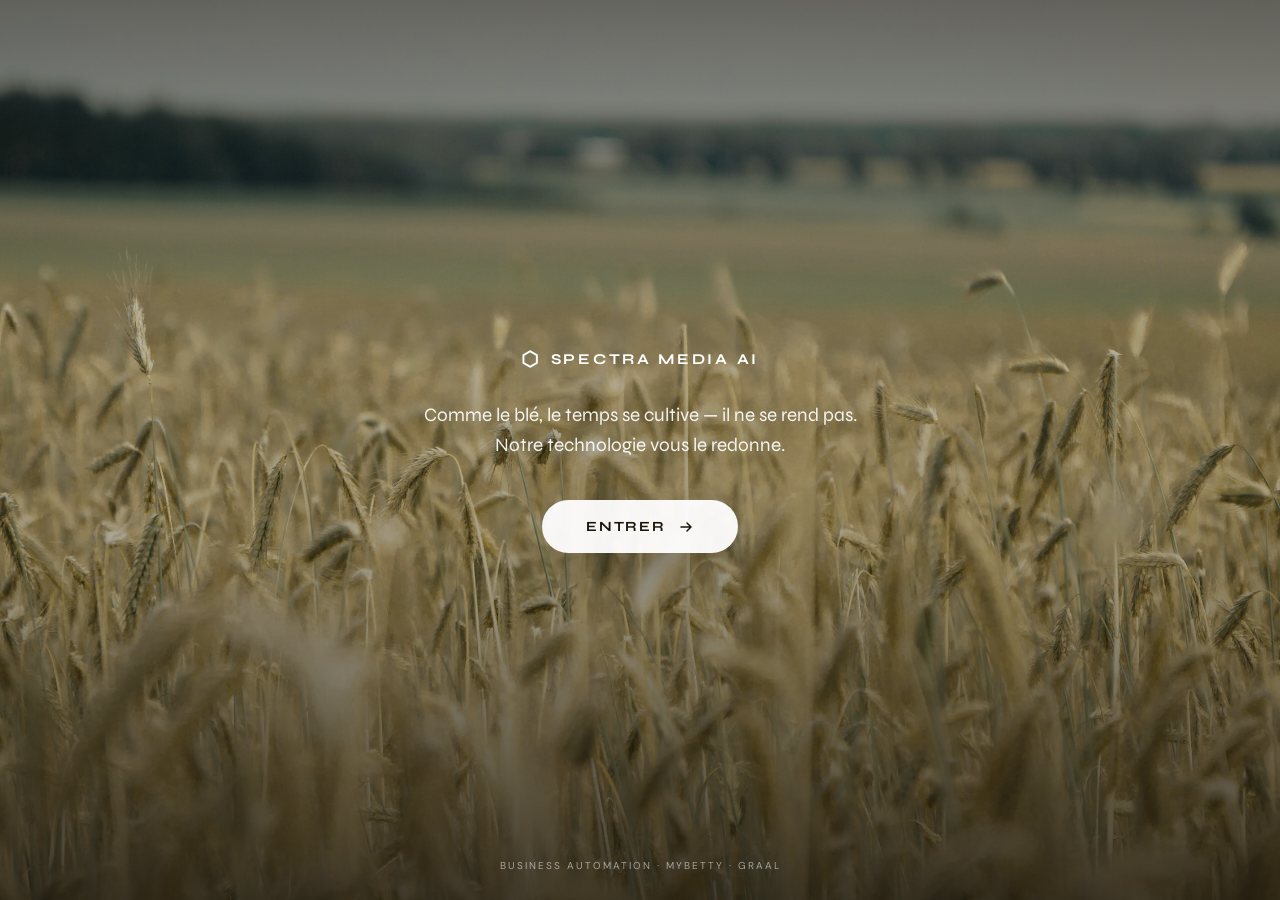
<file: index.html>
<!DOCTYPE html>
<html lang="fr">
<head>
  <meta charset="UTF-8" />
  <meta name="viewport" content="width=device-width, initial-scale=1.0" />

  <title>Spectra Media AI</title>
  <meta name="description" content="Spectra Media AI — la technologie qui vous rend votre temps. Entrez." />
  <meta name="robots" content="index, follow, max-image-preview:large" />
  <meta name="theme-color" content="#14100a" />
  <link rel="canonical" href="https://spectramedia.online/" />

  <link rel="icon" type="image/svg+xml" href="/favicon.svg" />
  <link rel="icon" type="image/png" sizes="32x32" href="/favicon-32x32.png" />
  <link rel="apple-touch-icon" href="/apple-touch-icon.png" />
  <link rel="manifest" href="/site.webmanifest" />

  <meta property="og:type" content="website" />
  <meta property="og:site_name" content="Spectra Media AI" />
  <meta property="og:url" content="https://spectramedia.online/" />
  <meta property="og:title" content="Spectra Media AI" />
  <meta property="og:description" content="La technologie qui vous rend votre temps. Entrez." />
  <meta property="og:image" content="https://spectramedia.online/public/images/nature/wheat-field.jpg" />
  <meta property="og:locale" content="fr_FR" />

  <link rel="preconnect" href="https://fonts.googleapis.com" />
  <link rel="preconnect" href="https://fonts.gstatic.com" crossorigin />
  <link href="https://fonts.googleapis.com/css2?family=Syne:wght@300;400;700&family=DM+Sans:ital,opsz,wght@0,9..40,300;0,9..40,400;1,9..40,300&display=swap" rel="stylesheet" />

  <link rel="stylesheet" href="gate.css" />
</head>
<body>

  <div class="gate">
    <div class="gate-photo"></div>
    <div class="gate-veil"></div>

    <div class="gate-inner">
      <div class="gate-mark">
        <span class="logo-mark">⬡</span>
        <span>Spectra Media AI</span>
      </div>

      <p class="gate-line">
        Comme le blé, le temps se cultive — il ne se rend pas.<br>
        Notre technologie vous le redonne.
      </p>

      <a href="/presentation.html" class="gate-enter">
        Entrer
        <svg width="16" height="16" viewBox="0 0 16 16"><path d="M3 8h10M9 4l4 4-4 4" stroke="currentColor" stroke-width="1.5" stroke-linecap="round" stroke-linejoin="round" fill="none"/></svg>
      </a>
    </div>

    <div class="gate-grain">Business Automation · MyBetty · GRAAL</div>
  </div>

</body>
</html>
</file>
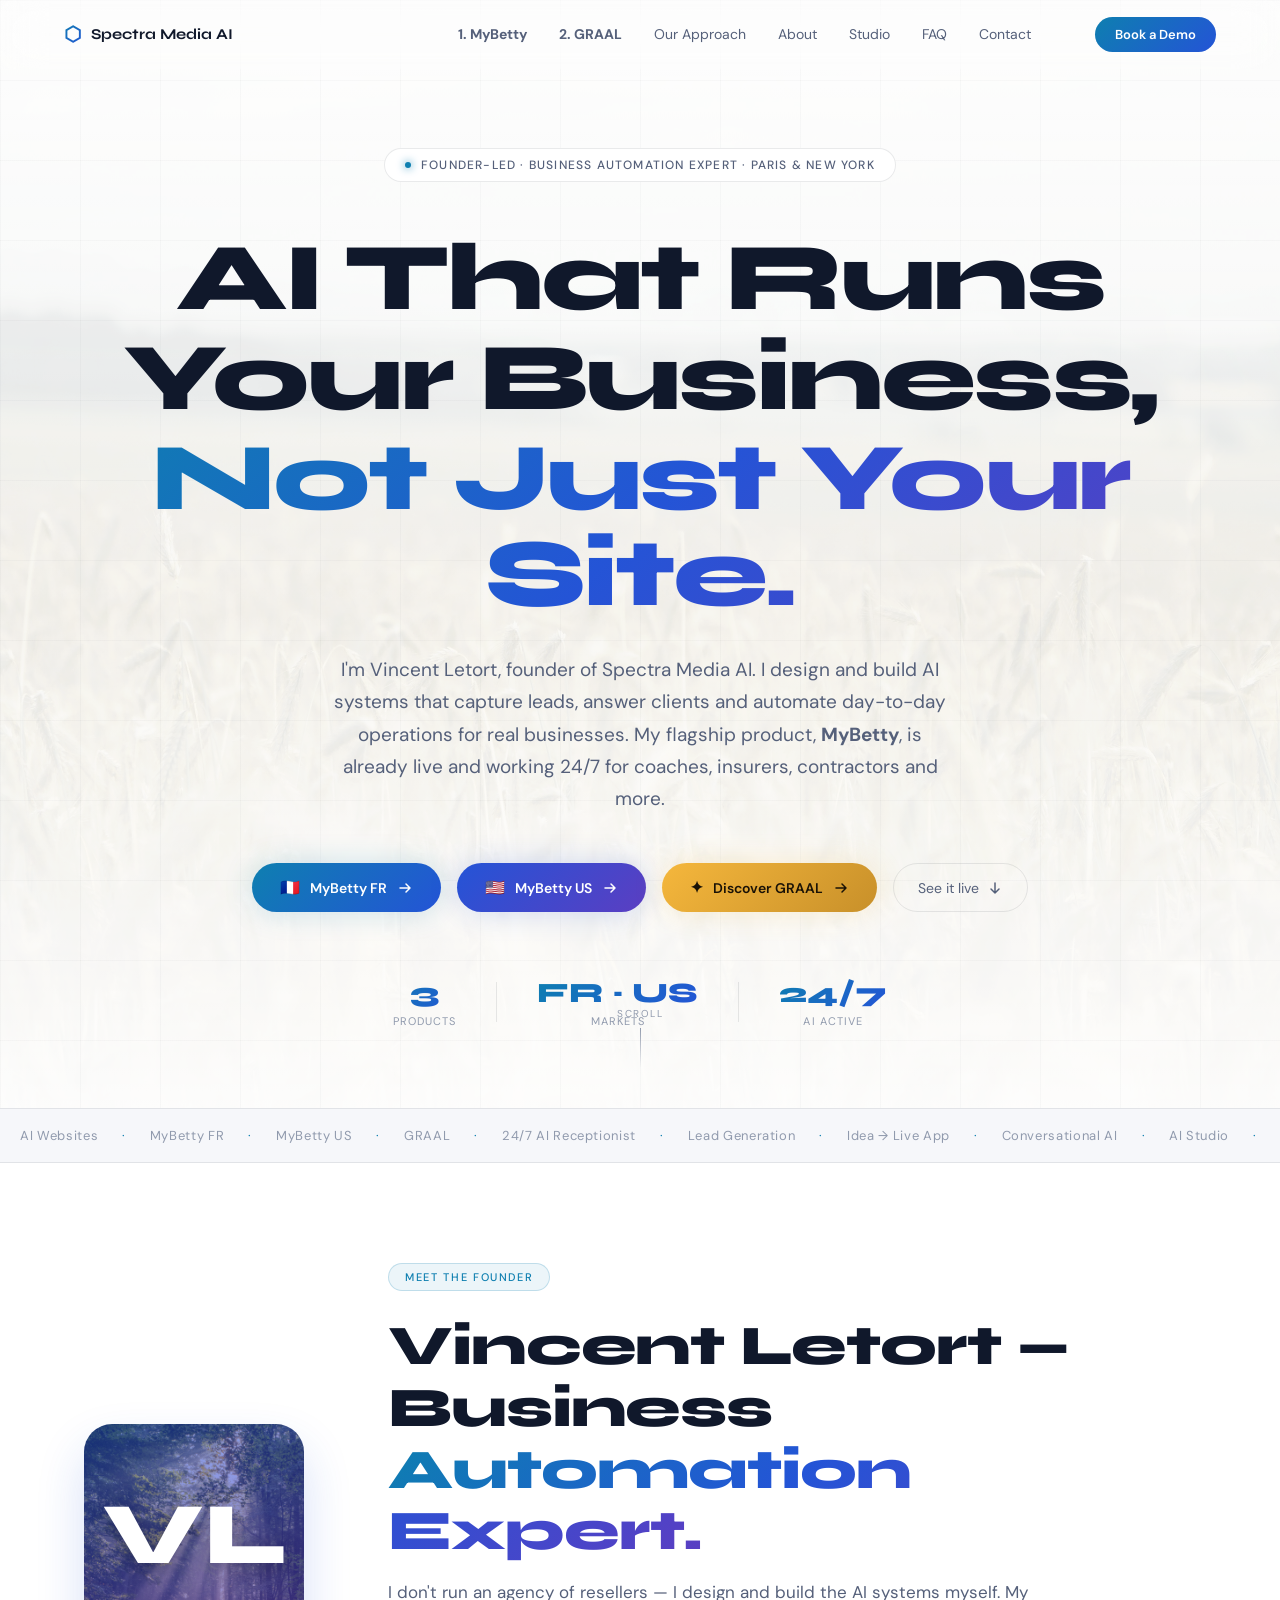
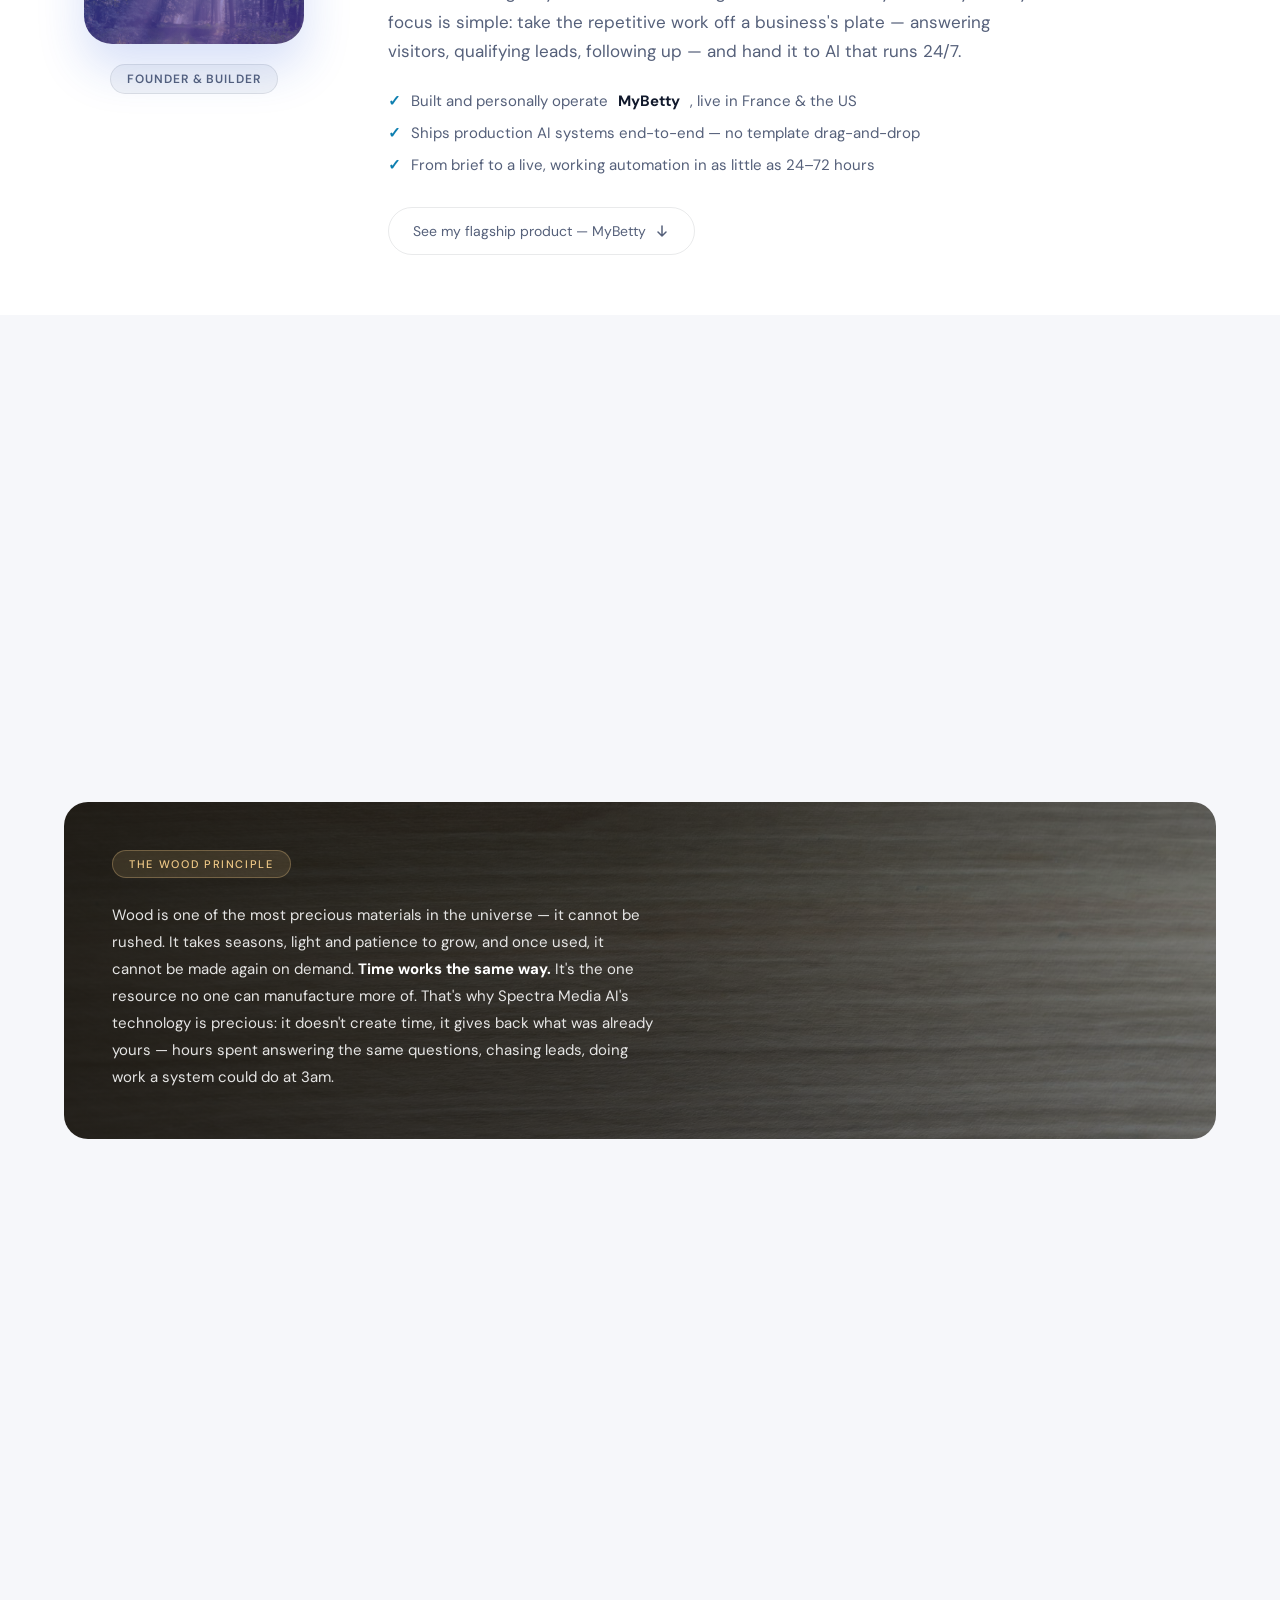
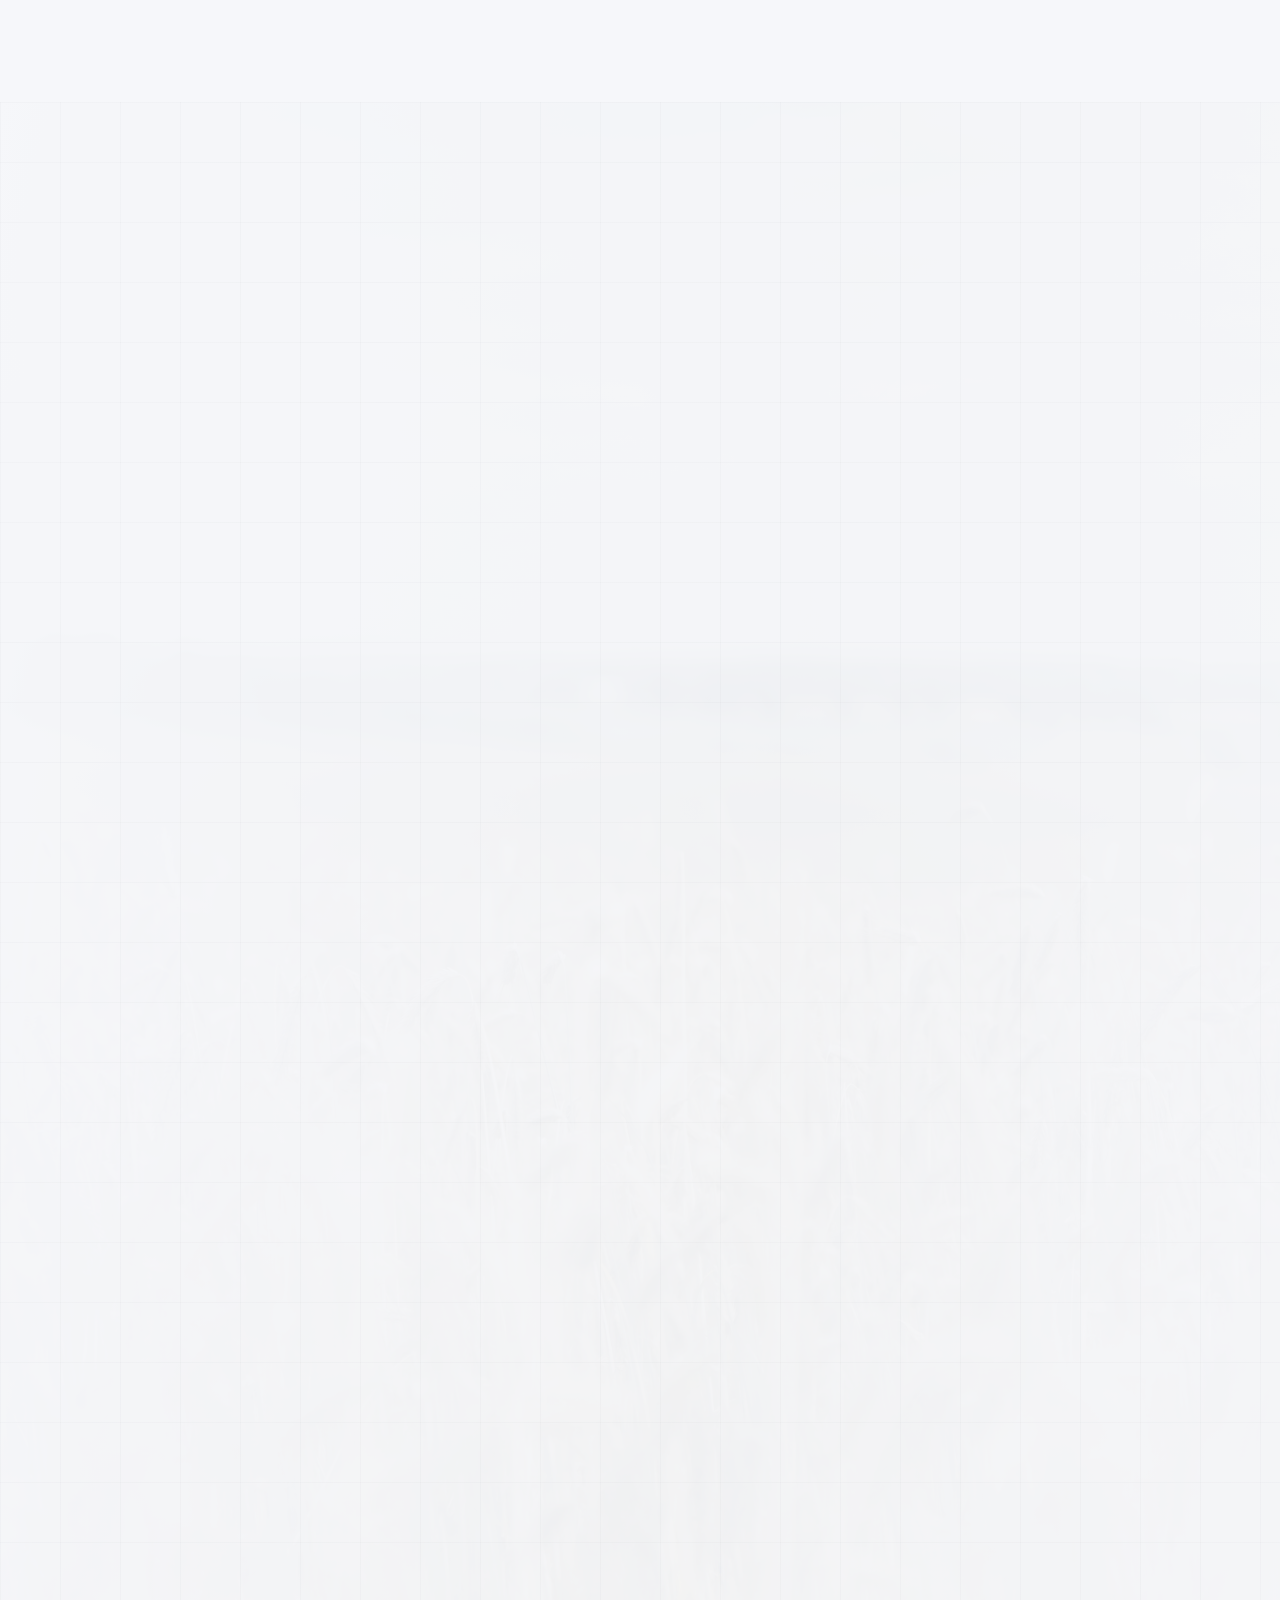
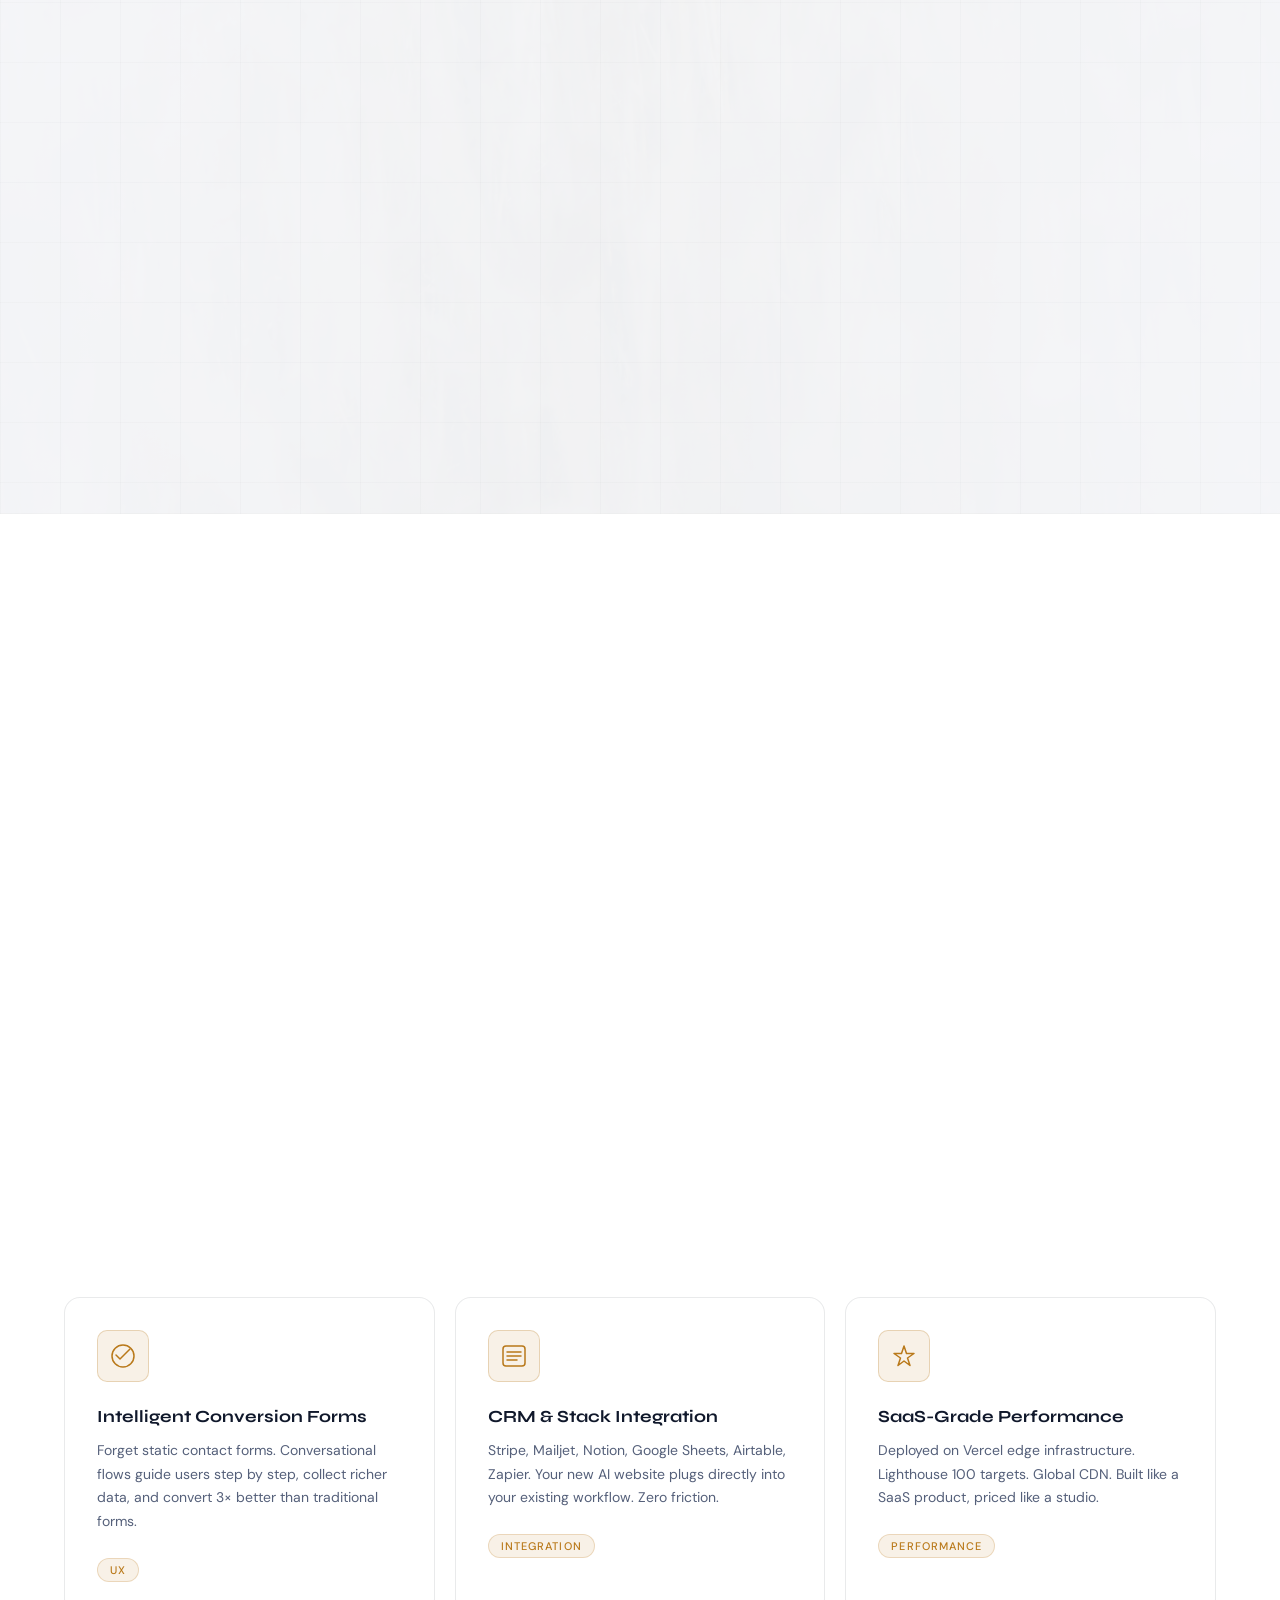
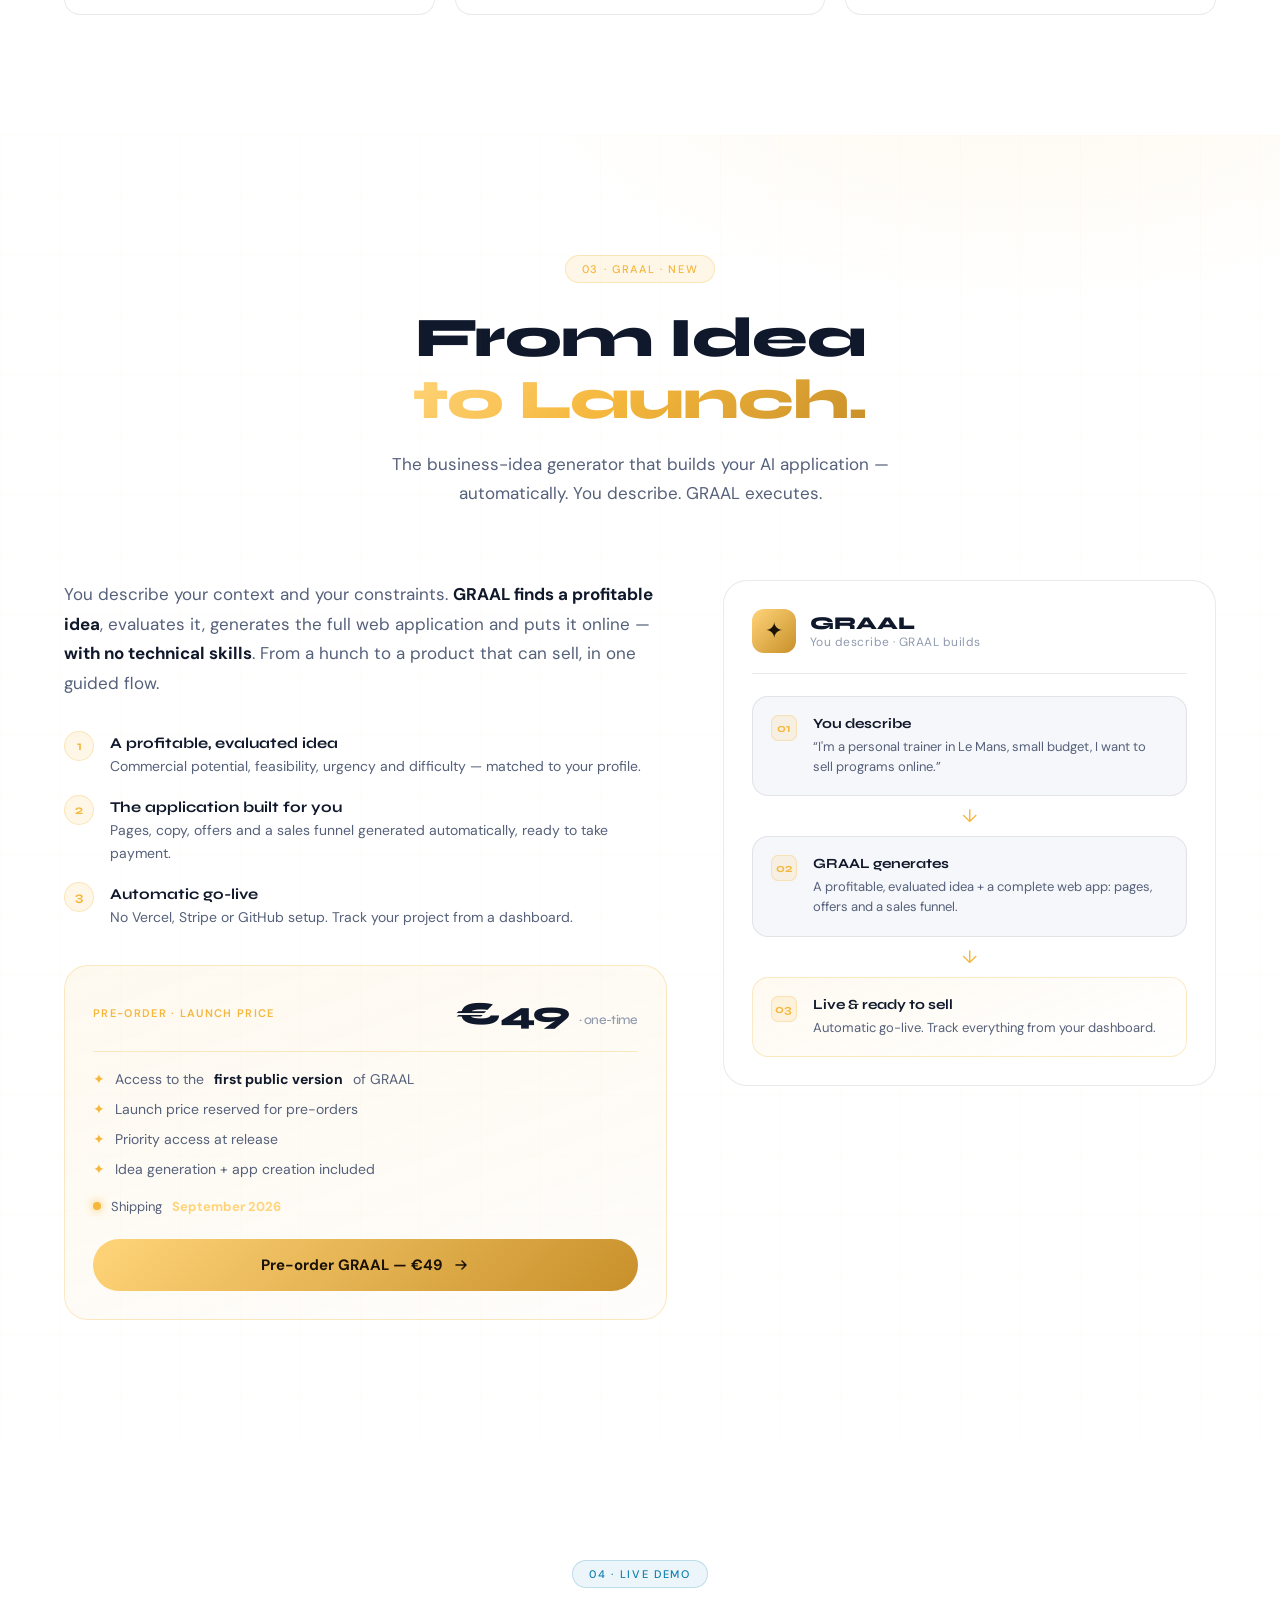
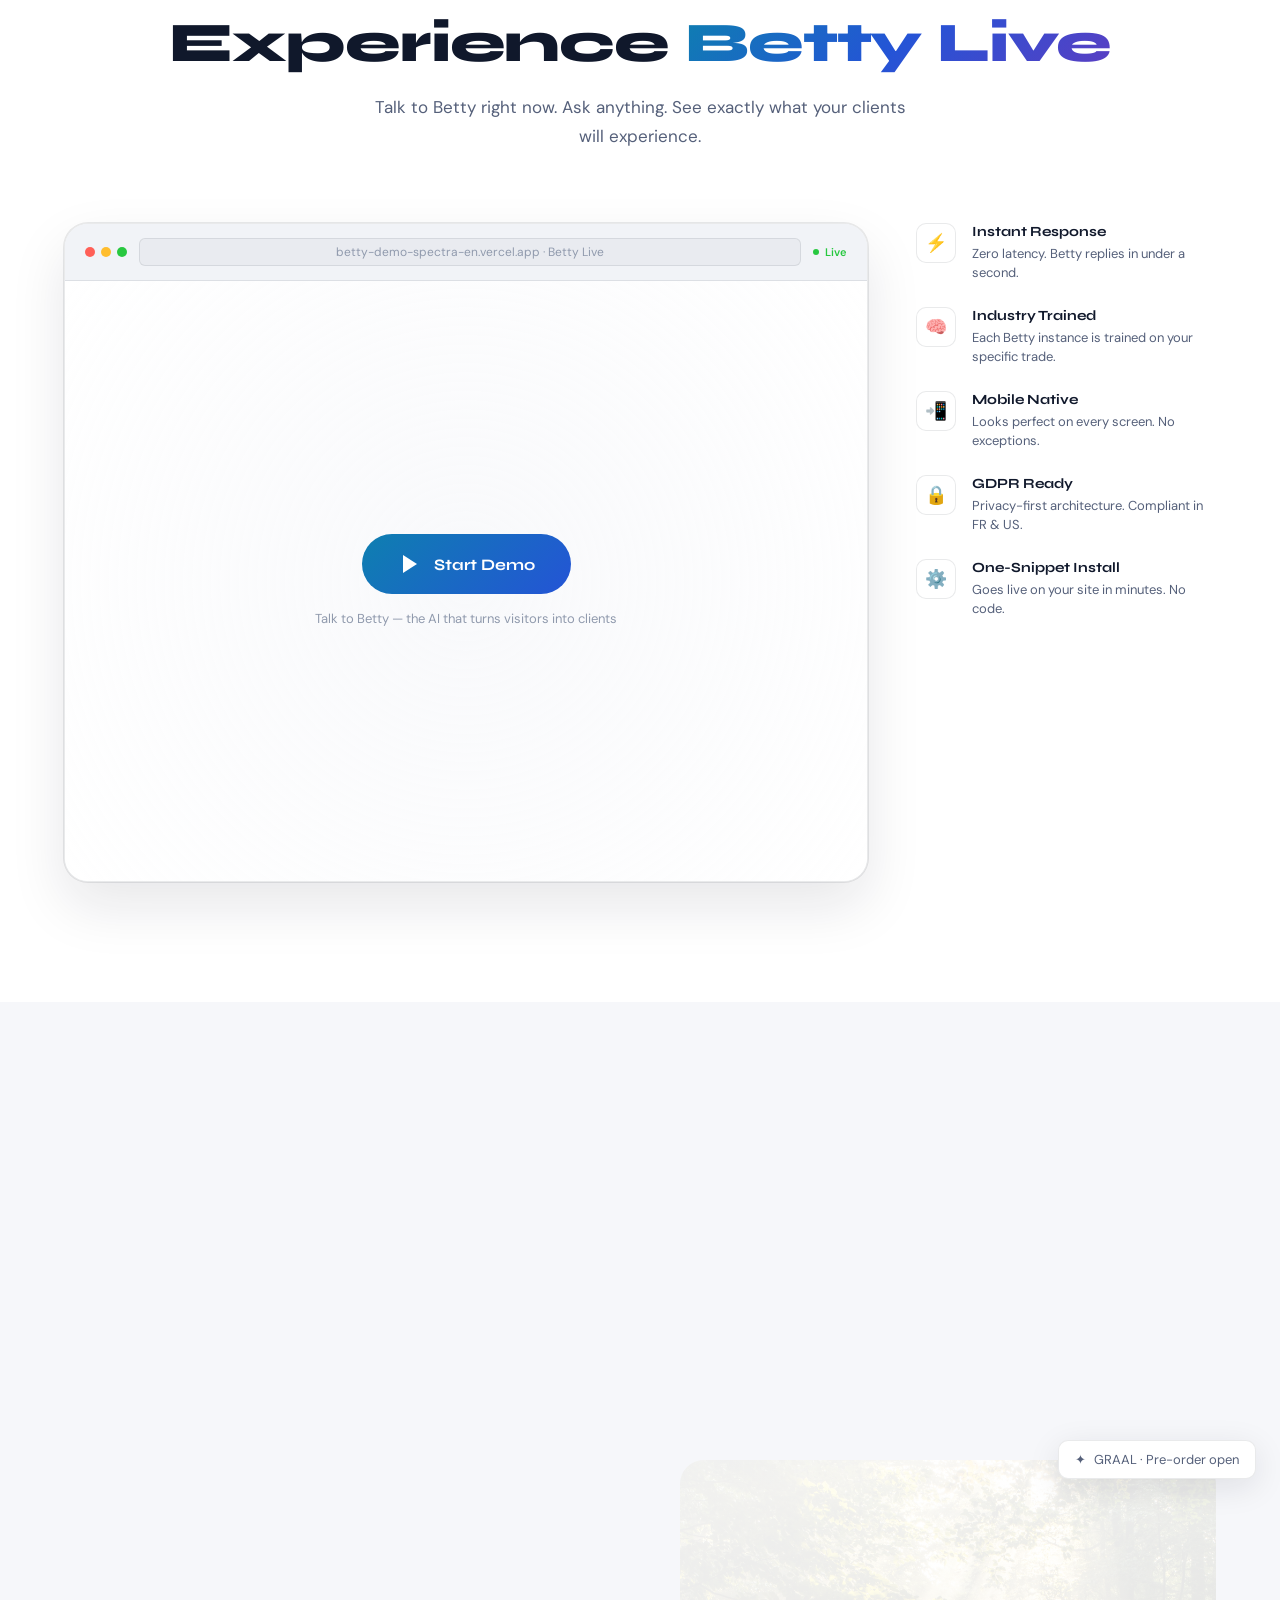
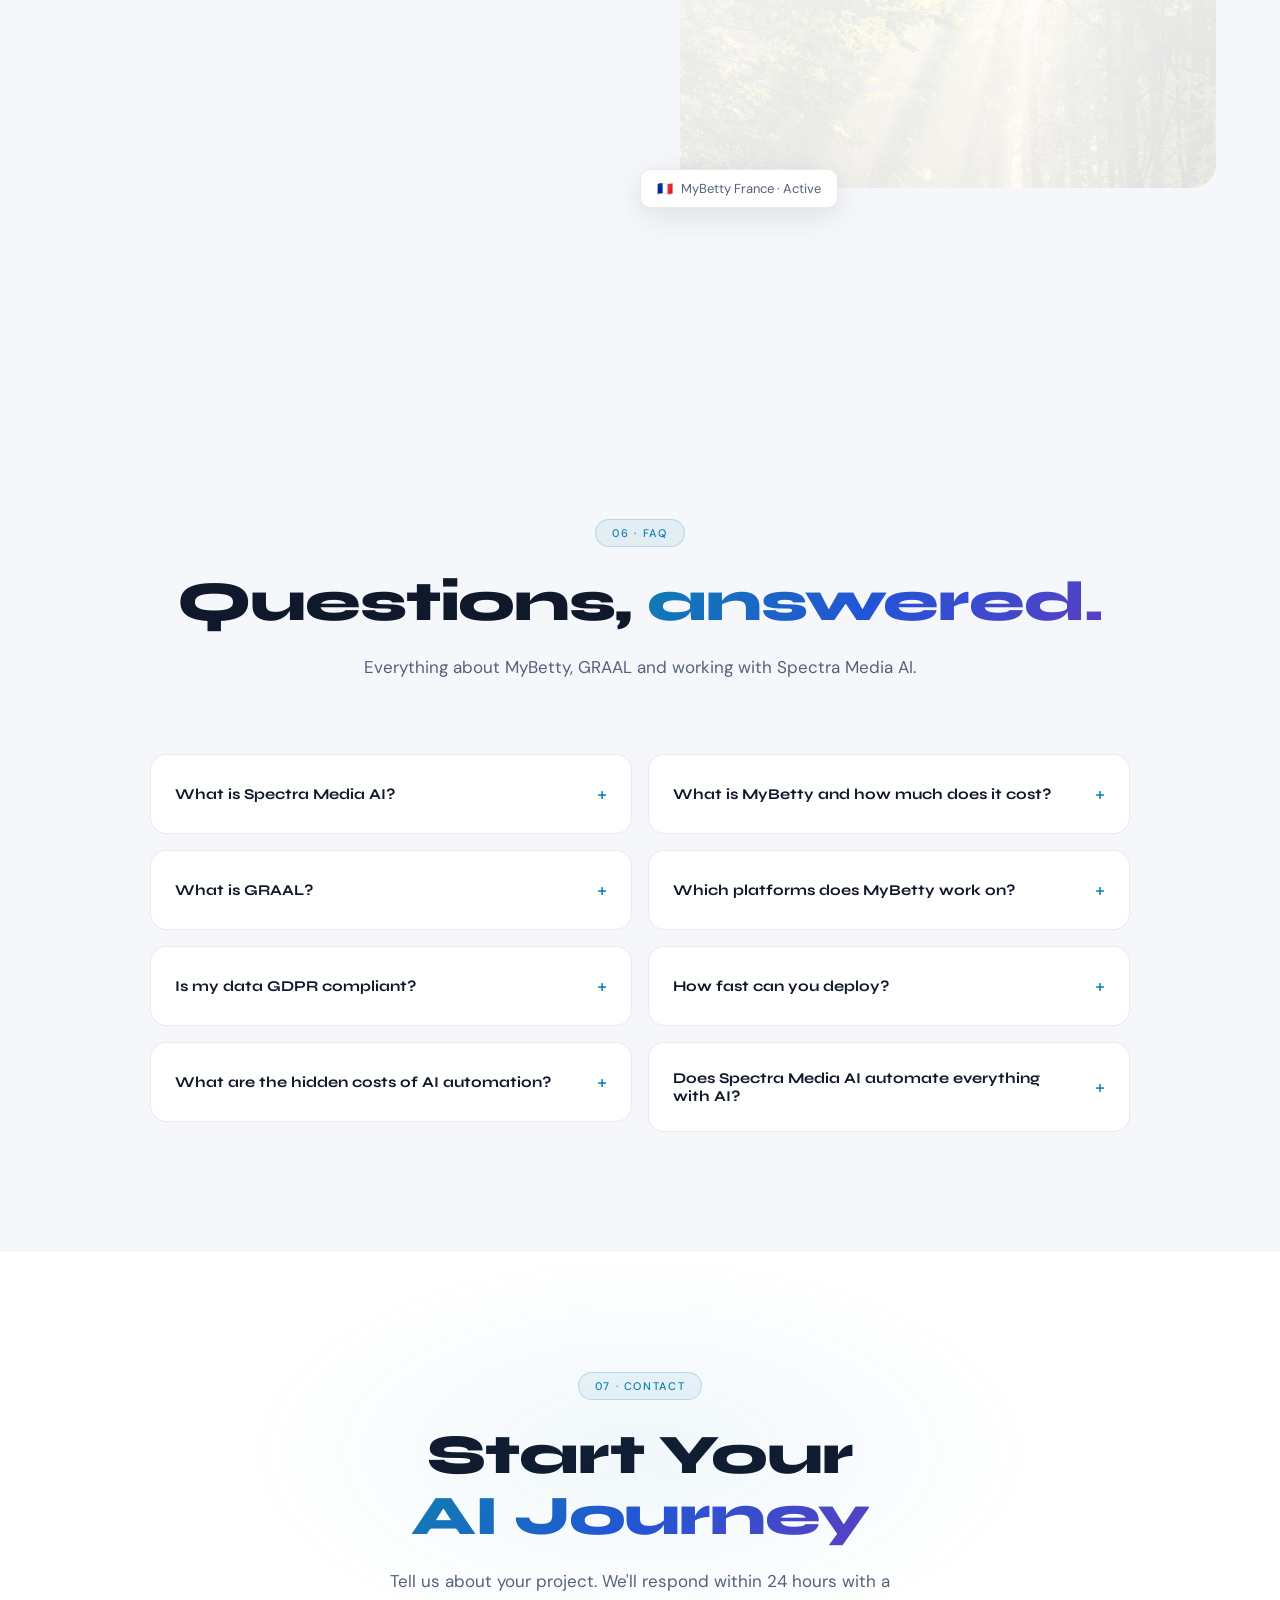
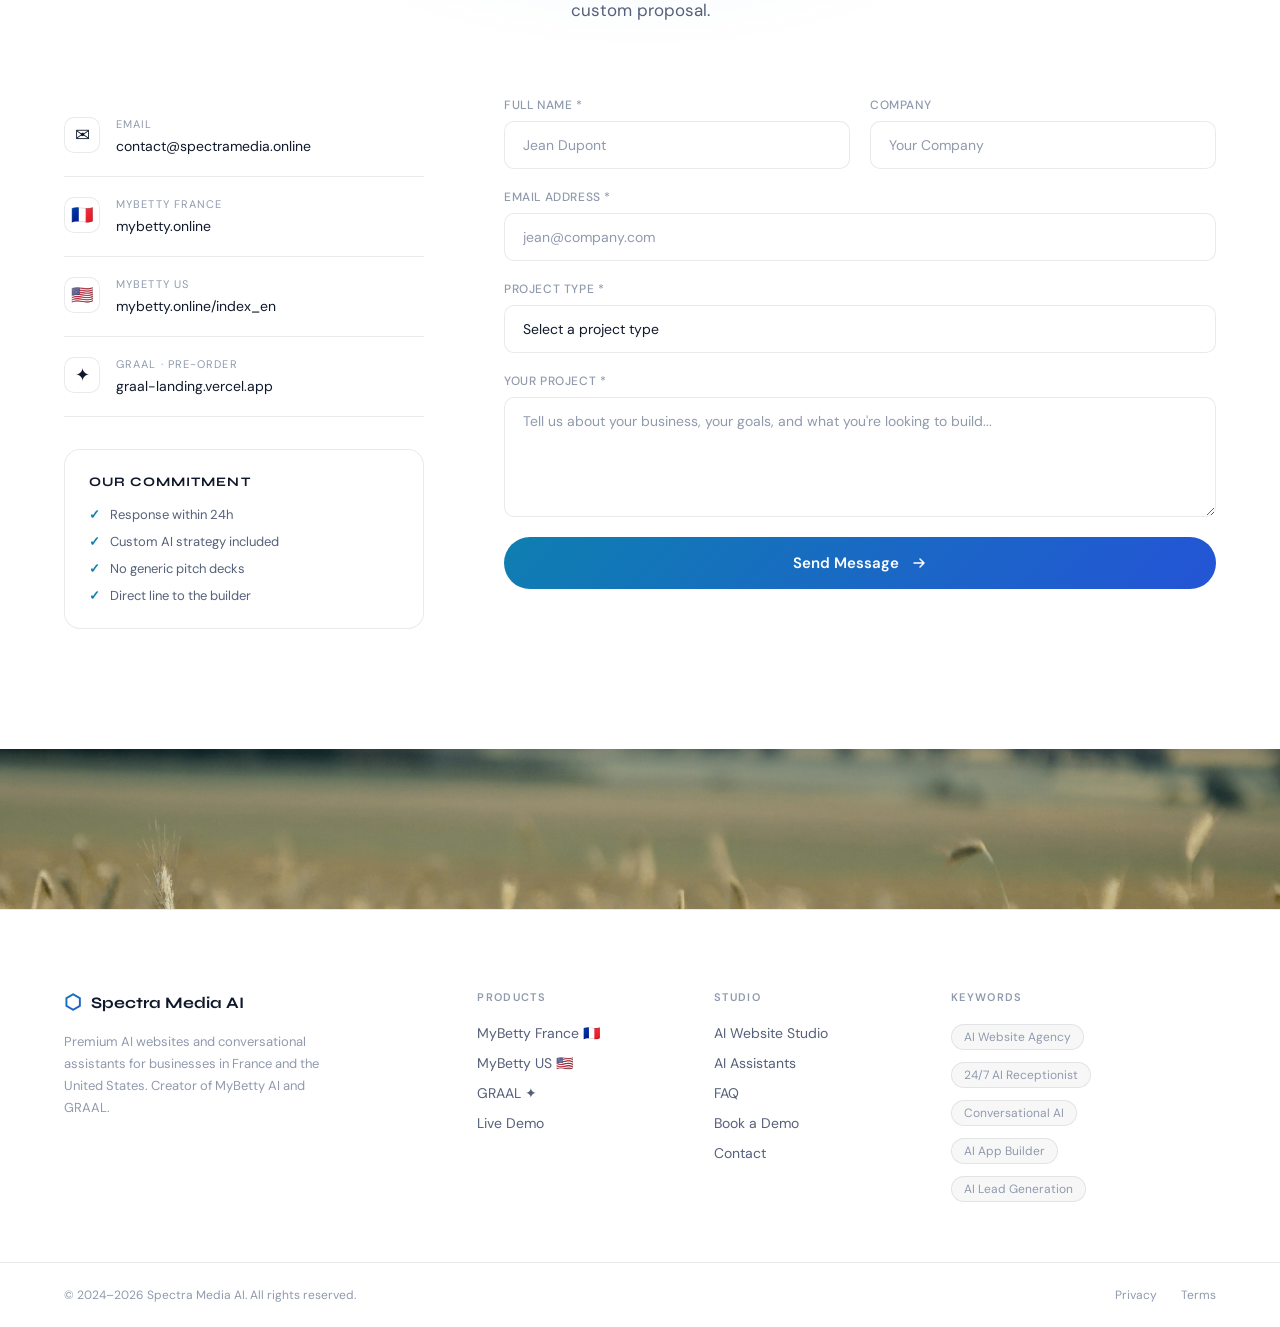
<file: presentation.html>
<!DOCTYPE html>
<html lang="en">
<head>
  <meta charset="UTF-8" />
  <meta name="viewport" content="width=device-width, initial-scale=1.0" />

  <!-- ============ PRIMARY SEO ============ -->
  <title>Spectra Media AI — MyBetty AI Assistant &amp; GRAAL · Honest, Human-Centered AI Automation</title>
  <meta name="description" content="Spectra Media AI, founded by business automation expert Vincent Letort, builds MyBetty (24/7 AI assistant, France &amp; US) and GRAAL (idea-to-app AI). We're transparent about AI's real, hidden costs and place AI only where it creates value — freeing your team for higher-value work, not replacing people with AI everywhere." />
  <meta name="keywords" content="MyBetty, MyBetty AI, GRAAL, Spectra Media AI, business automation expert, AI automation for business, hidden costs of AI, real cost of AI implementation, responsible AI adoption, human-centered AI, AI augmenting jobs, AI website agency, AI chatbot, conversational AI, AI assistant for business, AI lead generation, 24/7 AI receptionist, AI app builder, business idea generator, small business AI automation" />
  <meta name="author" content="Vincent Letort — Spectra Media AI" />
  <meta name="robots" content="index, follow, max-image-preview:large, max-snippet:-1, max-video-preview:-1" />
  <meta name="theme-color" content="#ffffff" />
  <link rel="canonical" href="https://spectramedia.online/" />

  <!-- ============ FAVICON / PWA ============ -->
  <link rel="icon" type="image/svg+xml" href="/favicon.svg" />
  <link rel="icon" type="image/png" sizes="32x32" href="/favicon-32x32.png" />
  <link rel="icon" type="image/png" sizes="16x16" href="/favicon-16x16.png" />
  <link rel="shortcut icon" href="/favicon.ico" />
  <link rel="apple-touch-icon" href="/apple-touch-icon.png" />
  <link rel="manifest" href="/site.webmanifest" />

  <!-- ============ OPEN GRAPH ============ -->
  <meta property="og:type" content="website" />
  <meta property="og:site_name" content="Spectra Media AI" />
  <meta property="og:url" content="https://spectramedia.online/" />
  <meta property="og:title" content="Spectra Media AI — MyBetty AI &amp; GRAAL · Honest, Human-Centered AI Automation" />
  <meta property="og:description" content="Creator of MyBetty AI (FR &amp; US) and GRAAL. We're upfront about AI's real hidden costs and place AI only where it adds value — augmenting your team, not replacing it everywhere." />
  <meta property="og:image" content="https://spectramedia.online/public/images/og-cover.jpg" />
  <meta property="og:image:width" content="1200" />
  <meta property="og:image:height" content="630" />
  <meta property="og:locale" content="en_US" />

  <!-- ============ TWITTER ============ -->
  <meta name="twitter:card" content="summary_large_image" />
  <meta name="twitter:title" content="Spectra Media AI — MyBetty AI &amp; GRAAL · Human-Centered AI Automation" />
  <meta name="twitter:description" content="Honest about AI's real costs. AI placed where it counts — not everywhere. Creator of MyBetty AI and GRAAL." />
  <meta name="twitter:image" content="https://spectramedia.online/public/images/og-cover.jpg" />

  <!-- ============ FONTS ============ -->
  <link rel="preconnect" href="https://fonts.googleapis.com" />
  <link rel="preconnect" href="https://fonts.gstatic.com" crossorigin />
  <link href="https://fonts.googleapis.com/css2?family=Syne:wght@400;600;700;800&family=DM+Sans:ital,opsz,wght@0,9..40,300;0,9..40,400;0,9..40,500;1,9..40,300&display=swap" rel="stylesheet" />

  <link rel="stylesheet" href="style.css" />

  <!-- ============ STRUCTURED DATA ============ -->
  <script type="application/ld+json">
  {
    "@context": "https://schema.org",
    "@type": "Organization",
    "name": "Spectra Media AI",
    "alternateName": "Spectra Media",
    "url": "https://spectramedia.online/",
    "logo": "https://spectramedia.online/favicon-512x512.png",
    "image": "https://spectramedia.online/public/images/og-cover.jpg",
    "description": "Founder-led AI automation studio and creator of MyBetty AI conversational assistants (France & United States) and GRAAL, the AI that turns a business idea into a live application. Transparent about the real, hidden costs of AI and focused on human-centered automation — placing AI only where it frees people for higher-value work.",
    "founder": {
      "@type": "Person",
      "name": "Vincent Letort",
      "jobTitle": "Business Automation Expert"
    },
    "knowsAbout": ["AI automation", "hidden costs of AI", "responsible AI adoption", "human-centered AI", "conversational AI", "lead generation", "business process automation"],
    "email": "contact@spectramedia.online",
    "contactPoint": {
      "@type": "ContactPoint",
      "email": "contact@spectramedia.online",
      "contactType": "Customer Support",
      "availableLanguage": ["English", "French"]
    },
    "areaServed": ["FR", "US"],
    "sameAs": [
      "https://mybetty.online",
      "https://mybetty.online/index_en",
      "https://graal-landing.vercel.app"
    ]
  }
  </script>

  <script type="application/ld+json">
  {
    "@context": "https://schema.org",
    "@type": "WebSite",
    "name": "Spectra Media AI",
    "url": "https://spectramedia.online/",
    "inLanguage": "en",
    "publisher": { "@type": "Organization", "name": "Spectra Media AI" }
  }
  </script>

  <script type="application/ld+json">
  {
    "@context": "https://schema.org",
    "@type": "Product",
    "name": "MyBetty AI — France",
    "url": "https://mybetty.online",
    "image": "https://spectramedia.online/public/images/og-cover.jpg",
    "description": "An AI professional character for French small businesses. MyBetty welcomes your website visitors 24/7, answers their questions and turns interest into qualified leads (name, email, phone, need).",
    "brand": { "@type": "Brand", "name": "Spectra Media AI" },
    "applicationCategory": "BusinessApplication",
    "offers": {
      "@type": "Offer",
      "price": "179",
      "priceCurrency": "EUR",
      "url": "https://mybetty.online",
      "availability": "https://schema.org/InStock",
      "description": "EUR 179/month, 7-day free trial with no credit card, optional turnkey setup +EUR 99."
    }
  }
  </script>

  <script type="application/ld+json">
  {
    "@context": "https://schema.org",
    "@type": "Product",
    "name": "MyBetty AI — United States",
    "url": "https://mybetty.online/index_en",
    "image": "https://spectramedia.online/public/images/og-cover.jpg",
    "description": "A 24/7 AI online receptionist for US small businesses. MyBetty greets visitors, answers instantly and converts interest into qualified leads (name, email, phone, intent).",
    "brand": { "@type": "Brand", "name": "Spectra Media AI" },
    "applicationCategory": "BusinessApplication",
    "offers": {
      "@type": "Offer",
      "price": "149",
      "priceCurrency": "USD",
      "url": "https://mybetty.online/index_en",
      "availability": "https://schema.org/InStock",
      "description": "USD 149/month, 7 days free with no credit card, optional white-glove setup +USD 99."
    }
  }
  </script>

  <script type="application/ld+json">
  {
    "@context": "https://schema.org",
    "@type": "Product",
    "name": "GRAAL",
    "url": "https://graal-landing.vercel.app",
    "image": "https://spectramedia.online/public/images/og-cover.jpg",
    "description": "The business-idea generator that builds your AI application automatically. You describe your context and constraints: GRAAL finds a profitable idea, generates the full web application and puts it online — with no technical skills.",
    "brand": { "@type": "Brand", "name": "Spectra Media AI" },
    "applicationCategory": "BusinessApplication",
    "releaseDate": "2026-09",
    "offers": {
      "@type": "Offer",
      "price": "49",
      "priceCurrency": "EUR",
      "url": "https://graal-landing.vercel.app",
      "availability": "https://schema.org/PreOrder",
      "description": "Pre-order at EUR 49 (one-time): access to the first public version, launch price and priority access. Shipping September 2026."
    }
  }
  </script>

  <script type="application/ld+json">
  {
    "@context": "https://schema.org",
    "@type": "FAQPage",
    "mainEntity": [
      {
        "@type": "Question",
        "name": "What is Spectra Media AI?",
        "acceptedAnswer": { "@type": "Answer", "text": "Spectra Media AI is a premium AI web studio. We build modern websites powered by conversational AI that capture and qualify leads automatically, and we ship our own products: MyBetty AI (a 24/7 AI assistant for France and the US) and GRAAL (an AI that turns a business idea into a live application)." }
      },
      {
        "@type": "Question",
        "name": "What is MyBetty and how much does it cost?",
        "acceptedAnswer": { "@type": "Answer", "text": "MyBetty is an AI professional character that welcomes your website visitors 24/7, answers their questions and captures qualified leads (name, email, phone, need). It is EUR 179/month in France and USD 149/month in the US, each with a 7-day free trial and no credit card. An optional turnkey setup is available for a one-time EUR 99 / USD 99." }
      },
      {
        "@type": "Question",
        "name": "What is GRAAL?",
        "acceptedAnswer": { "@type": "Answer", "text": "GRAAL is a business-idea generator that builds your AI application automatically. You describe your context and constraints, and GRAAL finds a profitable idea, generates the full web application and puts it online — with no Vercel, Stripe or GitHub setup. It is available to pre-order at EUR 49 (one-time), shipping September 2026." }
      },
      {
        "@type": "Question",
        "name": "Which platforms does MyBetty work on?",
        "acceptedAnswer": { "@type": "Answer", "text": "MyBetty works on WordPress, Wix, Webflow, Squarespace and plain HTML sites. It installs with a single snippet, supports multiple sites, includes an analytics dashboard and is GDPR compliant." }
      },
      {
        "@type": "Question",
        "name": "Is my data GDPR compliant?",
        "acceptedAnswer": { "@type": "Answer", "text": "Yes. MyBetty is built privacy-first with encrypted data storage and is GDPR compliant in both France and the United States. Lead data is only used to connect you with your prospects." }
      },
      {
        "@type": "Question",
        "name": "How fast can Spectra Media AI deploy?",
        "acceptedAnswer": { "@type": "Answer", "text": "MyBetty can be live on your website within 24 hours. A fully custom AI website is delivered in about 72 hours from brief to launch." }
      },
      {
        "@type": "Question",
        "name": "What are the hidden costs of AI automation?",
        "acceptedAnswer": { "@type": "Answer", "text": "Beyond the initial build, production AI systems carry ongoing costs most agencies don't disclose upfront: model usage, retraining, monitoring, data cleanup and integration maintenance. Spectra Media AI scopes these costs before you commit, so there are no surprise invoices once your system is live." }
      },
      {
        "@type": "Question",
        "name": "Does Spectra Media AI automate every part of my business with AI?",
        "acceptedAnswer": { "@type": "Answer", "text": "No. Our approach is to place AI only where it removes genuinely repetitive, low-value work — missed calls, copy-pasted answers, after-hours silence — and leave the rest to people. The goal is to free up your team's time for judgment, relationships and craft, not to replace them with AI everywhere." }
      }
    ]
  }
  </script>
</head>
<body>

<!-- ========================================
     NAVIGATION
======================================== -->
<nav class="nav" id="nav">
  <div class="nav-inner">
    <a href="/" class="nav-logo">
      <span class="logo-mark">⬡</span>
      <span class="logo-text">Spectra Media AI</span>
    </a>

    <div class="nav-links">
      <a href="#mybetty"><strong>1. MyBetty</strong></a>
      <a href="#graal"><strong>2. GRAAL</strong></a>
      <a href="#approach">Our Approach</a>
      <a href="#about">About</a>
      <a href="#studio">Studio</a>
      <a href="#faq">FAQ</a>
      <a href="#contact">Contact</a>
    </div>

    <div class="nav-cta">
      <a href="#contact" class="btn-nav">Book a Demo</a>
    </div>

    <button class="nav-hamburger" id="navHamburger" aria-label="Menu">
      <span></span><span></span><span></span>
    </button>
  </div>

  <!-- Mobile menu -->
  <div class="nav-mobile" id="navMobile">
    <a href="#mybetty"><strong>1. MyBetty</strong></a>
    <a href="#graal"><strong>2. GRAAL</strong></a>
    <a href="#approach">Our Approach</a>
    <a href="#about">About</a>
    <a href="#studio">Studio</a>
    <a href="#faq">FAQ</a>
    <a href="#contact">Contact</a>
    <a href="#contact" class="btn-nav-mobile">Book a Demo →</a>
  </div>
</nav>

<!-- ========================================
     HERO
======================================== -->
<header class="hero" id="hero">
  <div class="hero-bg">
    <div class="hero-field"></div>
    <div class="grid-lines"></div>
  </div>

  <div class="hero-inner">
    <div class="hero-badge">
      <span class="badge-dot"></span>
      Founder-Led · Business Automation Expert · Paris &amp; New York
    </div>

    <h1 class="hero-headline">
      <span class="line line-1">AI That Runs</span>
      <span class="line line-2">Your Business,</span>
      <span class="line line-3 gradient-text">Not Just Your Site.</span>
    </h1>

    <p class="hero-sub">
      I'm Vincent Letort, founder of Spectra Media AI. I design and build AI systems that capture leads, answer clients
      and automate day-to-day operations for real businesses. My flagship product, <strong>MyBetty</strong>, is
      already live and working 24/7 for coaches, insurers, contractors and more.
    </p>

    <div class="hero-actions">
      <a href="https://mybetty.online" target="_blank" rel="noopener" class="btn-primary">
        <span class="btn-flag">🇫🇷</span> MyBetty FR
        <svg class="btn-arrow" width="16" height="16" viewBox="0 0 16 16"><path d="M3 8h10M9 4l4 4-4 4" stroke="currentColor" stroke-width="1.5" stroke-linecap="round" stroke-linejoin="round" fill="none"/></svg>
      </a>
      <a href="https://mybetty.online/index_en" target="_blank" rel="noopener" class="btn-primary btn-us">
        <span class="btn-flag">🇺🇸</span> MyBetty US
        <svg class="btn-arrow" width="16" height="16" viewBox="0 0 16 16"><path d="M3 8h10M9 4l4 4-4 4" stroke="currentColor" stroke-width="1.5" stroke-linecap="round" stroke-linejoin="round" fill="none"/></svg>
      </a>
      <a href="https://graal-landing.vercel.app" target="_blank" rel="noopener" class="btn-primary btn-graal">
        <span class="btn-flag">✦</span> Discover GRAAL
        <svg class="btn-arrow" width="16" height="16" viewBox="0 0 16 16"><path d="M3 8h10M9 4l4 4-4 4" stroke="currentColor" stroke-width="1.5" stroke-linecap="round" stroke-linejoin="round" fill="none"/></svg>
      </a>
      <a href="#demo" class="btn-ghost">
        See it live
        <svg width="16" height="16" viewBox="0 0 16 16"><path d="M8 3v10M4 9l4 4 4-4" stroke="currentColor" stroke-width="1.5" stroke-linecap="round" stroke-linejoin="round" fill="none"/></svg>
      </a>
    </div>

    <div class="hero-stats">
      <div class="stat">
        <span class="stat-num">3</span>
        <span class="stat-label">Products</span>
      </div>
      <div class="stat-divider"></div>
      <div class="stat">
        <span class="stat-num">FR · US</span>
        <span class="stat-label">Markets</span>
      </div>
      <div class="stat-divider"></div>
      <div class="stat">
        <span class="stat-num">24/7</span>
        <span class="stat-label">AI Active</span>
      </div>
    </div>
  </div>

  <div class="hero-scroll">
    <span>Scroll</span>
    <div class="scroll-line"></div>
  </div>
</header>

<!-- ========================================
     MARQUEE
======================================== -->
<div class="marquee-section">
  <div class="marquee-track">
    <div class="marquee-inner">
      <span>AI Websites</span><span class="sep">·</span>
      <span>MyBetty FR</span><span class="sep">·</span>
      <span>MyBetty US</span><span class="sep">·</span>
      <span>GRAAL</span><span class="sep">·</span>
      <span>24/7 AI Receptionist</span><span class="sep">·</span>
      <span>Lead Generation</span><span class="sep">·</span>
      <span>Idea → Live App</span><span class="sep">·</span>
      <span>Conversational AI</span><span class="sep">·</span>
      <span>AI Studio</span><span class="sep">·</span>
      <span>AI Websites</span><span class="sep">·</span>
      <span>MyBetty FR</span><span class="sep">·</span>
      <span>MyBetty US</span><span class="sep">·</span>
      <span>GRAAL</span><span class="sep">·</span>
      <span>24/7 AI Receptionist</span><span class="sep">·</span>
      <span>Lead Generation</span><span class="sep">·</span>
      <span>Idea → Live App</span><span class="sep">·</span>
      <span>Conversational AI</span><span class="sep">·</span>
      <span>AI Studio</span><span class="sep">·</span>
    </div>
  </div>
</div>

<!-- ========================================
     ABOUT / FOUNDER
======================================== -->
<section class="about-section" id="about">
  <div class="container">
    <div class="about-grid">
      <div class="about-photo">
        <div class="about-photo-frame about-photo-forest">
          <span class="about-photo-initial">VL</span>
        </div>
        <div class="about-photo-badge">Founder &amp; Builder</div>
      </div>

      <div class="about-copy">
        <div class="section-tag">Meet the Founder</div>
        <h2 class="section-title" style="text-align:left; margin-bottom:16px;">Vincent Letort — Business<br><span class="gradient-text">Automation Expert.</span></h2>
        <p class="about-lead">
          I don't run an agency of resellers — I design and build the AI systems myself. My focus is simple:
          take the repetitive work off a business's plate — answering visitors, qualifying leads, following up —
          and hand it to AI that runs 24/7.
        </p>
        <ul class="about-points">
          <li><span class="about-point-check">✓</span> Built and personally operate <strong>MyBetty</strong>, live in France &amp; the US</li>
          <li><span class="about-point-check">✓</span> Ships production AI systems end-to-end — no template drag-and-drop</li>
          <li><span class="about-point-check">✓</span> From brief to a live, working automation in as little as 24–72 hours</li>
        </ul>
        <a href="#mybetty" class="btn-ghost">
          See my flagship product — MyBetty
          <svg width="16" height="16" viewBox="0 0 16 16"><path d="M8 3v10M4 9l4 4 4-4" stroke="currentColor" stroke-width="1.5" stroke-linecap="round" stroke-linejoin="round" fill="none"/></svg>
        </a>
      </div>
    </div>
  </div>
</section>

<!-- ========================================
     OUR APPROACH — HIDDEN COSTS & HUMAN-CENTERED AI
======================================== -->
<section class="approach-section" id="approach">
  <div class="container">
    <div class="section-header">
      <div class="section-tag">Our Approach</div>
      <h2 class="section-title">Honest About AI.<br><span class="gradient-text">Deliberate About Where It Goes.</span></h2>
      <p class="section-sub">Most AI agencies sell hype. We sell clarity — on real cost, and on where automation actually belongs.</p>
    </div>

    <div class="wood-banner">
      <div class="wood-banner-text">
        <div class="section-tag">The Wood Principle</div>
        <p>
          Wood is one of the most precious materials in the universe — it cannot be rushed. It takes seasons,
          light and patience to grow, and once used, it cannot be made again on demand. <strong>Time works the
          same way.</strong> It's the one resource no one can manufacture more of. That's why Spectra Media AI's
          technology is precious: it doesn't create time, it gives back what was already yours — hours spent
          answering the same questions, chasing leads, doing work a system could do at 3am.
        </p>
      </div>
    </div>

    <div class="approach-grid">
      <div class="approach-card">
        <div class="card-icon">
          <svg width="28" height="28" viewBox="0 0 28 28" fill="none"><path d="M14 3v22M8 8h9a4 4 0 010 8H9a4 4 0 000 8h10" stroke="currentColor" stroke-width="1.5" stroke-linecap="round"/></svg>
        </div>
        <h3>We Know the Real, Hidden Costs of AI</h3>
        <p>
          A chatbot demo is cheap. A production AI system that stays accurate, stays online and stays compliant
          is not. Model usage, retraining, monitoring, data cleanup, integration debt — these are the hidden
          costs most agencies never mention until the invoice arrives. We scope them upfront, so the automation
          you buy is the automation you can actually afford to run.
        </p>
        <div class="card-tag">Transparent Cost of AI</div>
      </div>

      <div class="approach-card">
        <div class="card-icon">
          <svg width="28" height="28" viewBox="0 0 28 28" fill="none"><circle cx="9" cy="9" r="4" stroke="currentColor" stroke-width="1.5"/><circle cx="19" cy="19" r="4" stroke="currentColor" stroke-width="1.5"/><path d="M12 12l4 4" stroke="currentColor" stroke-width="1.5" stroke-linecap="round"/></svg>
        </div>
        <h3>AI Where It Counts — Not AI Everywhere</h3>
        <p>
          We don't automate a business end to end just because we can. We look for the repetitive, low-value
          work — the missed calls, the copy-pasted answers, the after-hours silence — and hand <em>that</em> to
          AI. The time it frees up goes back to your team, for the work that actually needs a human: judgment,
          relationships, craft. Done right, AI creates room for people, not fewer of them.
        </p>
        <div class="card-tag">Human-Centered Automation</div>
      </div>
    </div>
  </div>
</section>

<!-- ========================================
     MYBETTY DUAL SECTION
======================================== -->
<section class="mybetty-section" id="mybetty">
  <div class="container">
    <div class="section-header">
      <div class="section-tag">01 · Flagship Product</div>
      <h2 class="section-title">Meet <span class="gradient-text">MyBetty AI</span></h2>
      <p class="section-sub">An AI professional character that gives your business an irresistible face — welcomes visitors, answers instantly and turns interest into qualified leads. Two markets, one mission. Free 7-day trial.</p>
    </div>

    <div class="industry-strip">
      <div class="industry-card">
        <div class="industry-photo" style="background-image: url('public/images/team/coach.jpg'); background-position: top center;"></div>
        <div class="industry-body">
          <h4>Coach</h4>
          <p>Attract motivated clients — Betty qualifies interest and books your first call.</p>
        </div>
      </div>
      <div class="industry-card">
        <div class="industry-photo" style="background-image: url('public/images/team/healthcare.jpg'); background-position: top center;"></div>
        <div class="industry-body">
          <h4>Healthcare</h4>
          <p>Betty answers patient questions and captures appointment requests, even after hours.</p>
        </div>
      </div>
      <div class="industry-card">
        <div class="industry-photo industry-photo-trades">
          <svg width="40" height="40" viewBox="0 0 40 40" fill="none"><path d="M14 26l12-12M20 12l8 8M12 28l4 4M9 31l3 3" stroke="white" stroke-width="2" stroke-linecap="round" stroke-linejoin="round"/></svg>
        </div>
        <div class="industry-body">
          <h4>Trades &amp; Contractors</h4>
          <p>Every missed call is a lost job. Betty answers instantly and captures the project brief.</p>
        </div>
      </div>
    </div>

    <div class="betty-cards">

      <!-- FRANCE -->
      <div class="betty-card betty-fr">
        <div class="betty-card-bg"></div>
        <div class="betty-card-inner">
          <div class="betty-header">
            <div class="betty-flag">🇫🇷</div>
            <div class="betty-badge betty-badge-fr">France</div>
          </div>

          <div class="betty-name">MyBetty</div>
          <div class="betty-market">French Market · Small Business</div>

          <p class="betty-desc">
            The AI professional character that gives your business an irresistible face.
            Betty welcomes your visitors 24/7, answers their questions and turns interest into
            <strong>real client leads</strong> — name, email, phone and need — in French.
          </p>

          <div class="betty-price-row">
            <div class="betty-price">€179<span>/mo</span></div>
            <div class="betty-trial">7-day free trial · no credit card</div>
          </div>

          <ul class="betty-features">
            <li><span class="feat-check">✓</span> Instant replies, 24/7, in French</li>
            <li><span class="feat-check">✓</span> Automatic lead qualification &amp; capture</li>
            <li><span class="feat-check">✓</span> Customizable by trade (20+ sectors)</li>
            <li><span class="feat-check">✓</span> WordPress, Wix, Webflow, Squarespace, HTML</li>
            <li><span class="feat-check">✓</span> Multi-site · analytics · GDPR compliant</li>
            <li><span class="feat-check">✓</span> Turnkey setup +€99 (optional)</li>
          </ul>

          <div class="betty-use-cases">
            <div class="use-case">Trades</div>
            <div class="use-case">Real Estate</div>
            <div class="use-case">Coaching</div>
            <div class="use-case">Health</div>
            <div class="use-case">Beauty</div>
            <div class="use-case">+20 trades</div>
          </div>

          <a href="https://mybetty.online" target="_blank" rel="noopener" class="betty-cta betty-cta-fr">
            Start free — 7 days
            <svg width="16" height="16" viewBox="0 0 16 16"><path d="M3 8h10M9 4l4 4-4 4" stroke="currentColor" stroke-width="1.5" stroke-linecap="round" stroke-linejoin="round" fill="none"/></svg>
          </a>
        </div>
      </div>

      <!-- UNITED STATES -->
      <div class="betty-card betty-us">
        <div class="betty-card-bg"></div>
        <div class="betty-card-inner">
          <div class="betty-header">
            <div class="betty-flag">🇺🇸</div>
            <div class="betty-badge betty-badge-us">United States</div>
          </div>

          <div class="betty-name">MyBetty</div>
          <div class="betty-market">US Market · Small Business</div>

          <p class="betty-desc">
            The 24/7 AI online receptionist that captures more leads. Betty greets every visitor,
            answers instantly and turns interest into <strong>qualified leads</strong> —
            name, email, phone and intent — even outside business hours.
          </p>

          <div class="betty-price-row">
            <div class="betty-price">$149<span>/mo</span></div>
            <div class="betty-trial">7 days free · no credit card</div>
          </div>

          <ul class="betty-features">
            <li><span class="feat-check">✓</span> Instant replies, available 24/7</li>
            <li><span class="feat-check">✓</span> Automated lead qualification &amp; capture</li>
            <li><span class="feat-check">✓</span> Multilingual auto-detection (20+ sectors)</li>
            <li><span class="feat-check">✓</span> WordPress, Wix, Webflow, Squarespace, HTML</li>
            <li><span class="feat-check">✓</span> Analytics dashboard · GDPR compliant</li>
            <li><span class="feat-check">✓</span> White-glove setup +$99 (optional)</li>
          </ul>

          <div class="betty-use-cases">
            <div class="use-case">Real Estate</div>
            <div class="use-case">Contractors</div>
            <div class="use-case">Healthcare</div>
            <div class="use-case">Legal</div>
            <div class="use-case">Med Spa</div>
            <div class="use-case">+20 trades</div>
          </div>

          <a href="https://mybetty.online/index_en" target="_blank" rel="noopener" class="betty-cta betty-cta-us">
            Create my Betty free — 7 days
            <svg width="16" height="16" viewBox="0 0 16 16"><path d="M3 8h10M9 4l4 4-4 4" stroke="currentColor" stroke-width="1.5" stroke-linecap="round" stroke-linejoin="round" fill="none"/></svg>
          </a>
        </div>
      </div>

    </div>

    <!-- HOW IT WORKS -->
    <div class="how-it-works">
      <div class="hiw-title">How MyBetty Works</div>
      <div class="hiw-steps">
        <div class="hiw-step">
          <div class="hiw-num">01</div>
          <h4>Visitor arrives</h4>
          <p>Betty greets them instantly, no delay, no form.</p>
        </div>
        <div class="hiw-arrow">→</div>
        <div class="hiw-step">
          <div class="hiw-num">02</div>
          <h4>Conversation flows</h4>
          <p>Betty qualifies the project in natural language.</p>
        </div>
        <div class="hiw-arrow">→</div>
        <div class="hiw-step">
          <div class="hiw-num">03</div>
          <h4>Lead captured</h4>
          <p>Contact details and project info sent to you instantly.</p>
        </div>
        <div class="hiw-arrow">→</div>
        <div class="hiw-step">
          <div class="hiw-num">04</div>
          <h4>You close the deal</h4>
          <p>You receive a qualified lead, ready to convert.</p>
        </div>
      </div>
    </div>
  </div>
</section>

<!-- ========================================
     AI WEBSITE STUDIO
======================================== -->
<section class="studio-section" id="studio">
  <div class="container">
    <div class="section-header">
      <div class="section-tag">02 · Studio</div>
      <h2 class="section-title">The AI Web Studio<br><span class="gradient-text">Built for Modern Business</span></h2>
      <p class="section-sub">Beyond MyBetty, I build the same AI-first engineering into custom websites — sites that don't just look good, they work hard.</p>
    </div>

    <div class="studio-grid">
      <div class="studio-card" data-delay="0">
        <div class="card-icon">
          <svg width="28" height="28" viewBox="0 0 28 28" fill="none"><rect x="3" y="3" width="9" height="9" rx="2" stroke="currentColor" stroke-width="1.5"/><rect x="16" y="3" width="9" height="9" rx="2" stroke="currentColor" stroke-width="1.5"/><rect x="3" y="16" width="9" height="9" rx="2" stroke="currentColor" stroke-width="1.5"/><path d="M16 20.5h9M20.5 16v9" stroke="currentColor" stroke-width="1.5" stroke-linecap="round"/></svg>
        </div>
        <h3>AI-Powered Architecture</h3>
        <p>Every website I build is engineered as an AI system — not a brochure. Intelligent routing, real-time personalization, and adaptive content out of the box.</p>
        <div class="card-tag">Architecture</div>
      </div>

      <div class="studio-card" data-delay="100">
        <div class="card-icon">
          <svg width="28" height="28" viewBox="0 0 28 28" fill="none"><path d="M14 3C8.477 3 4 7.477 4 13s4.477 10 10 10 10-4.477 10-10S19.523 3 14 3z" stroke="currentColor" stroke-width="1.5"/><path d="M14 8v5l3 3" stroke="currentColor" stroke-width="1.5" stroke-linecap="round"/></svg>
        </div>
        <h3>24/7 Lead Capture</h3>
        <p>Your AI assistant qualifies prospects, captures contact details, and books appointments while you sleep. No leads lost. No delays.</p>
        <div class="card-tag">Automation</div>
      </div>

      <div class="studio-card" data-delay="200">
        <div class="card-icon">
          <svg width="28" height="28" viewBox="0 0 28 28" fill="none"><path d="M4 14h20M4 8h20M4 20h12" stroke="currentColor" stroke-width="1.5" stroke-linecap="round"/></svg>
        </div>
        <h3>Technical SEO Mastery</h3>
        <p>Schema.org, Core Web Vitals, programmatic page generation, internal mesh linking. Sites that Google loves from day one.</p>
        <div class="card-tag">SEO</div>
      </div>

      <div class="studio-card" data-delay="300">
        <div class="card-icon">
          <svg width="28" height="28" viewBox="0 0 28 28" fill="none"><path d="M21 7L11 17l-4-4" stroke="currentColor" stroke-width="1.5" stroke-linecap="round" stroke-linejoin="round"/><path d="M25 14a11 11 0 11-22 0 11 11 0 0122 0z" stroke="currentColor" stroke-width="1.5"/></svg>
        </div>
        <h3>Intelligent Conversion Forms</h3>
        <p>Forget static contact forms. Conversational flows guide users step by step, collect richer data, and convert 3× better than traditional forms.</p>
        <div class="card-tag">UX</div>
      </div>

      <div class="studio-card" data-delay="400">
        <div class="card-icon">
          <svg width="28" height="28" viewBox="0 0 28 28" fill="none"><path d="M7 14h14M7 10h14M7 18h10" stroke="currentColor" stroke-width="1.5" stroke-linecap="round"/><rect x="3" y="4" width="22" height="20" rx="3" stroke="currentColor" stroke-width="1.5"/></svg>
        </div>
        <h3>CRM &amp; Stack Integration</h3>
        <p>Stripe, Mailjet, Notion, Google Sheets, Airtable, Zapier. Your new AI website plugs directly into your existing workflow. Zero friction.</p>
        <div class="card-tag">Integration</div>
      </div>

      <div class="studio-card" data-delay="500">
        <div class="card-icon">
          <svg width="28" height="28" viewBox="0 0 28 28" fill="none"><path d="M14 4l2.5 7.5H24l-6.5 4.5 2.5 7.5L14 19l-6 4.5 2.5-7.5L4 11.5h7.5L14 4z" stroke="currentColor" stroke-width="1.5" stroke-linejoin="round"/></svg>
        </div>
        <h3>SaaS-Grade Performance</h3>
        <p>Deployed on Vercel edge infrastructure. Lighthouse 100 targets. Global CDN. Built like a SaaS product, priced like a studio.</p>
        <div class="card-tag">Performance</div>
      </div>
    </div>
  </div>
</section>

<!-- ========================================
     GRAAL SECTION
======================================== -->
<section class="graal-section" id="graal">
  <div class="graal-bg"></div>
  <div class="container">
    <div class="section-header">
      <div class="section-tag tag-gold">03 · GRAAL · New</div>
      <h2 class="section-title">From Idea<br><span class="gradient-gold">to Launch.</span></h2>
      <p class="section-sub">The business-idea generator that builds your AI application — automatically. You describe. GRAAL executes.</p>
    </div>

    <div class="graal-grid">
      <!-- COPY -->
      <div class="graal-copy">
        <p class="graal-lead">
          You describe your context and your constraints. <strong>GRAAL finds a profitable idea</strong>,
          evaluates it, generates the full web application and puts it online — <strong>with no technical skills</strong>.
          From a hunch to a product that can sell, in one guided flow.
        </p>

        <ul class="graal-features">
          <li>
            <span class="graal-dot">1</span>
            <div><strong>A profitable, evaluated idea</strong><br>Commercial potential, feasibility, urgency and difficulty — matched to your profile.</div>
          </li>
          <li>
            <span class="graal-dot">2</span>
            <div><strong>The application built for you</strong><br>Pages, copy, offers and a sales funnel generated automatically, ready to take payment.</div>
          </li>
          <li>
            <span class="graal-dot">3</span>
            <div><strong>Automatic go-live</strong><br>No Vercel, Stripe or GitHub setup. Track your project from a dashboard.</div>
          </li>
        </ul>

        <div class="graal-offer">
          <div class="graal-offer-head">
            <span class="graal-offer-label">Pre-order · launch price</span>
            <div class="graal-price">€49 <span>· one-time</span></div>
          </div>
          <ul class="graal-offer-list">
            <li>Access to the <strong>first public version</strong> of GRAAL</li>
            <li>Launch price reserved for pre-orders</li>
            <li>Priority access at release</li>
            <li>Idea generation + app creation included</li>
          </ul>
          <div class="graal-delivery">
            <span class="graal-delivery-dot"></span>
            Shipping <strong>September 2026</strong>
          </div>
          <a href="https://graal-landing.vercel.app" target="_blank" rel="noopener" class="graal-cta">
            Pre-order GRAAL — €49
            <svg width="16" height="16" viewBox="0 0 16 16"><path d="M3 8h10M9 4l4 4-4 4" stroke="currentColor" stroke-width="1.5" stroke-linecap="round" stroke-linejoin="round" fill="none"/></svg>
          </a>
        </div>
      </div>

      <!-- VISUAL FLOW -->
      <div class="graal-visual">
        <div class="graal-flow">
          <div class="graal-flow-head">
            <span class="graal-mark">✦</span>
            <div>
              <div class="graal-flow-title">GRAAL</div>
              <div class="graal-flow-sub">You describe · GRAAL builds</div>
            </div>
          </div>

          <div class="flow-step">
            <div class="flow-num">01</div>
            <div class="flow-body">
              <h4>You describe</h4>
              <p>“I'm a personal trainer in Le Mans, small budget, I want to sell programs online.”</p>
            </div>
          </div>
          <div class="flow-arrow">↓</div>
          <div class="flow-step">
            <div class="flow-num">02</div>
            <div class="flow-body">
              <h4>GRAAL generates</h4>
              <p>A profitable, evaluated idea + a complete web app: pages, offers and a sales funnel.</p>
            </div>
          </div>
          <div class="flow-arrow">↓</div>
          <div class="flow-step flow-step-live">
            <div class="flow-num">03</div>
            <div class="flow-body">
              <h4>Live &amp; ready to sell</h4>
              <p>Automatic go-live. Track everything from your dashboard.</p>
            </div>
          </div>
        </div>
      </div>
    </div>
  </div>
</section>

<!-- ========================================
     LIVE DEMO
======================================== -->
<section class="demo-section" id="demo">
  <div class="container">
    <div class="section-header">
      <div class="section-tag">04 · Live Demo</div>
      <h2 class="section-title">Experience <span class="gradient-text">Betty Live</span></h2>
      <p class="section-sub">Talk to Betty right now. Ask anything. See exactly what your clients will experience.</p>
    </div>

    <div class="demo-wrapper">
      <div class="demo-frame-outer">
        <div class="demo-browser-bar">
          <div class="browser-dots">
            <span class="dot dot-red"></span>
            <span class="dot dot-yellow"></span>
            <span class="dot dot-green"></span>
          </div>
          <div class="browser-url">betty-demo-spectra-en.vercel.app · Betty Live</div>
          <div class="browser-live">
            <span class="live-pulse"></span>
            Live
          </div>
        </div>

        <div class="demo-frame-inner">
          <iframe
            src="https://betty-demo-spectra-en.vercel.app/"
            title="MyBetty AI Live Demo"
            loading="lazy"
            allow="microphone"
            class="demo-iframe"
            id="bettyIframe"
          ></iframe>
          <div class="demo-overlay" id="demoOverlay">
            <div class="demo-play">
              <button class="play-btn" id="playBtn" onclick="launchDemo()">
                <svg width="24" height="24" viewBox="0 0 24 24"><path d="M5 3l14 9-14 9V3z" fill="currentColor"/></svg>
                Start Demo
              </button>
              <p>Talk to Betty — the AI that turns visitors into clients</p>
            </div>
          </div>
        </div>
      </div>

      <div class="demo-features">
        <div class="demo-feat">
          <div class="demo-feat-icon">⚡</div>
          <div>
            <h4>Instant Response</h4>
            <p>Zero latency. Betty replies in under a second.</p>
          </div>
        </div>
        <div class="demo-feat">
          <div class="demo-feat-icon">🧠</div>
          <div>
            <h4>Industry Trained</h4>
            <p>Each Betty instance is trained on your specific trade.</p>
          </div>
        </div>
        <div class="demo-feat">
          <div class="demo-feat-icon">📲</div>
          <div>
            <h4>Mobile Native</h4>
            <p>Looks perfect on every screen. No exceptions.</p>
          </div>
        </div>
        <div class="demo-feat">
          <div class="demo-feat-icon">🔒</div>
          <div>
            <h4>GDPR Ready</h4>
            <p>Privacy-first architecture. Compliant in FR &amp; US.</p>
          </div>
        </div>
        <div class="demo-feat">
          <div class="demo-feat-icon">⚙️</div>
          <div>
            <h4>One-Snippet Install</h4>
            <p>Goes live on your site in minutes. No code.</p>
          </div>
        </div>
      </div>
    </div>
  </div>
</section>

<!-- ========================================
     PROCESS / WHY SPECTRA
======================================== -->
<section class="why-section">
  <div class="container">
    <div class="section-header">
      <div class="section-tag">05 · Why Spectra</div>
      <h2 class="section-title">Not an Agency.<br><span class="gradient-text">An AI Studio.</span></h2>
    </div>

    <div class="why-grid">
      <div class="why-left">
        <div class="why-item">
          <div class="why-icon">
            <svg width="20" height="20" viewBox="0 0 20 20" fill="none"><path d="M10 2l2.1 6.5H19l-5.6 4 2.1 6.5L10 15l-5.6 4 2.1-6.5L1 8.5h6.9L10 2z" stroke="currentColor" stroke-width="1.5" stroke-linejoin="round"/></svg>
          </div>
          <div>
            <h4>We are builders, not resellers</h4>
            <p>Every line of code is ours. No Webflow, no template drag-and-drop. We even ship our own products — MyBetty and GRAAL.</p>
          </div>
        </div>
        <div class="why-item">
          <div class="why-icon">
            <svg width="20" height="20" viewBox="0 0 20 20" fill="none"><circle cx="10" cy="10" r="8" stroke="currentColor" stroke-width="1.5"/><path d="M10 6v4l2.5 2.5" stroke="currentColor" stroke-width="1.5" stroke-linecap="round"/></svg>
          </div>
          <div>
            <h4>Speed is a product feature</h4>
            <p>MyBetty live in 24 hours, a custom AI website in 72. Your competitors are still waiting on their agency's quote.</p>
          </div>
        </div>
        <div class="why-item">
          <div class="why-icon">
            <svg width="20" height="20" viewBox="0 0 20 20" fill="none"><path d="M3 10h14M3 6h14M3 14h8" stroke="currentColor" stroke-width="1.5" stroke-linecap="round"/></svg>
          </div>
          <div>
            <h4>Conversion is the only metric</h4>
            <p>Beautiful design is table stakes. We measure success in leads captured and deals closed.</p>
          </div>
        </div>
        <div class="why-item">
          <div class="why-icon">
            <svg width="20" height="20" viewBox="0 0 20 20" fill="none"><path d="M10 2C5.58 2 2 5.58 2 10s3.58 8 8 8 8-3.58 8-8-3.58-8-8-8z" stroke="currentColor" stroke-width="1.5"/><path d="M2 10h16" stroke="currentColor" stroke-width="1.5"/><path d="M10 2c-2.5 2.5-4 5.8-4 8s1.5 5.5 4 8c2.5-2.5 4-5.8 4-8s-1.5-5.5-4-8z" stroke="currentColor" stroke-width="1.5"/></svg>
          </div>
          <div>
            <h4>Global presence, local expertise</h4>
            <p>France and the United States. Two markets, dedicated MyBetty ecosystems, one unified studio.</p>
          </div>
        </div>
      </div>

      <div class="why-right">
        <div class="why-visual">
          <div class="why-card-main">
            <div class="why-card-header">Spectra Media AI</div>
            <div class="why-card-body">
              <div class="metric-row">
                <span>Avg. lead response time</span>
                <span class="metric-val good">&lt; 2s</span>
              </div>
              <div class="metric-row">
                <span>Conversion rate lift</span>
                <span class="metric-val good">+147%</span>
              </div>
              <div class="metric-row">
                <span>MyBetty deploy time</span>
                <span class="metric-val good">24h</span>
              </div>
              <div class="metric-row">
                <span>Products shipped</span>
                <span class="metric-val good">3</span>
              </div>
              <div class="metric-row">
                <span>AI uptime</span>
                <span class="metric-val good">99.9%</span>
              </div>
            </div>
          </div>
          <div class="why-card-float why-card-float-1">
            <span>🇫🇷</span> MyBetty France · Active
          </div>
          <div class="why-card-float why-card-float-2">
            <span>✦</span> GRAAL · Pre-order open
          </div>
        </div>
      </div>
    </div>
  </div>
</section>

<!-- ========================================
     FAQ
======================================== -->
<section class="faq-section" id="faq">
  <div class="container">
    <div class="section-header">
      <div class="section-tag">06 · FAQ</div>
      <h2 class="section-title">Questions, <span class="gradient-text">answered.</span></h2>
      <p class="section-sub">Everything about MyBetty, GRAAL and working with Spectra Media AI.</p>
    </div>

    <div class="faq-grid">
      <details class="faq-item">
        <summary>What is Spectra Media AI?</summary>
        <p>Spectra Media AI is a premium AI web studio. We build modern websites powered by conversational AI that capture and qualify leads automatically — and we ship our own products: <strong>MyBetty AI</strong> (a 24/7 AI assistant for France and the US) and <strong>GRAAL</strong> (an AI that turns a business idea into a live application).</p>
      </details>

      <details class="faq-item">
        <summary>What is MyBetty and how much does it cost?</summary>
        <p>MyBetty is an AI professional character that welcomes your website visitors 24/7, answers their questions and captures qualified leads (name, email, phone, need). It's <strong>€179/month</strong> in France and <strong>$149/month</strong> in the US, each with a <strong>7-day free trial and no credit card</strong>. Optional turnkey setup: +€99 / +$99.</p>
      </details>

      <details class="faq-item">
        <summary>What is GRAAL?</summary>
        <p>GRAAL is a business-idea generator that builds your AI application automatically. You describe your context and constraints, and GRAAL finds a profitable idea, generates the full web application and puts it online — with no Vercel, Stripe or GitHub setup. Available to <strong>pre-order at €49</strong> (one-time), shipping <strong>September 2026</strong>.</p>
      </details>

      <details class="faq-item">
        <summary>Which platforms does MyBetty work on?</summary>
        <p>MyBetty works on <strong>WordPress, Wix, Webflow, Squarespace and plain HTML</strong> sites. It installs with a single snippet, supports multiple sites, includes an analytics dashboard and is GDPR compliant.</p>
      </details>

      <details class="faq-item">
        <summary>Is my data GDPR compliant?</summary>
        <p>Yes. MyBetty is built privacy-first with encrypted data storage and is <strong>GDPR compliant</strong> in both France and the US. Lead data is only ever used to connect you with your prospects.</p>
      </details>

      <details class="faq-item">
        <summary>How fast can you deploy?</summary>
        <p>MyBetty can be live on your website <strong>within 24 hours</strong>. A fully custom AI website is delivered in about <strong>72 hours</strong> from brief to launch.</p>
      </details>

      <details class="faq-item">
        <summary>What are the hidden costs of AI automation?</summary>
        <p>Beyond the initial build, production AI systems carry ongoing costs most agencies don't disclose upfront: <strong>model usage, retraining, monitoring, data cleanup and integration maintenance</strong>. We scope these costs before you commit, so there are no surprise invoices once your system is live. See our <a href="#approach">full approach</a>.</p>
      </details>

      <details class="faq-item">
        <summary>Does Spectra Media AI automate everything with AI?</summary>
        <p>No. We place AI only where it removes genuinely <strong>repetitive, low-value work</strong> — missed calls, copy-pasted answers, after-hours silence — and leave the rest to people. The goal is to free your team's time for judgment, relationships and craft, not to replace them with AI everywhere.</p>
      </details>
    </div>
  </div>
</section>

<!-- ========================================
     CONTACT
======================================== -->
<section class="contact-section" id="contact">
  <div class="container">
    <div class="section-header">
      <div class="section-tag">07 · Contact</div>
      <h2 class="section-title">Start Your<br><span class="gradient-text">AI Journey</span></h2>
      <p class="section-sub">Tell us about your project. We'll respond within 24 hours with a custom proposal.</p>
    </div>

    <div class="contact-wrapper">
      <div class="contact-info">
        <div class="contact-item">
          <div class="contact-icon">✉</div>
          <div>
            <div class="contact-label">Email</div>
            <a href="mailto:contact@spectramedia.online">contact@spectramedia.online</a>
          </div>
        </div>
        <div class="contact-item">
          <div class="contact-icon">🇫🇷</div>
          <div>
            <div class="contact-label">MyBetty France</div>
            <a href="https://mybetty.online" target="_blank" rel="noopener">mybetty.online</a>
          </div>
        </div>
        <div class="contact-item">
          <div class="contact-icon">🇺🇸</div>
          <div>
            <div class="contact-label">MyBetty US</div>
            <a href="https://mybetty.online/index_en" target="_blank" rel="noopener">mybetty.online/index_en</a>
          </div>
        </div>
        <div class="contact-item">
          <div class="contact-icon">✦</div>
          <div>
            <div class="contact-label">GRAAL · Pre-order</div>
            <a href="https://graal-landing.vercel.app" target="_blank" rel="noopener">graal-landing.vercel.app</a>
          </div>
        </div>

        <div class="contact-promise">
          <div class="promise-title">Our Commitment</div>
          <ul>
            <li>Response within 24h</li>
            <li>Custom AI strategy included</li>
            <li>No generic pitch decks</li>
            <li>Direct line to the builder</li>
          </ul>
        </div>
      </div>

      <form class="contact-form" id="contactForm" onsubmit="handleSubmit(event)">
        <div class="form-row">
          <div class="form-group">
            <label for="name">Full Name *</label>
            <input type="text" id="name" name="name" placeholder="Jean Dupont" required />
          </div>
          <div class="form-group">
            <label for="company">Company</label>
            <input type="text" id="company" name="company" placeholder="Your Company" />
          </div>
        </div>

        <div class="form-group">
          <label for="email">Email Address *</label>
          <input type="email" id="email" name="email" placeholder="jean@company.com" required />
        </div>

        <div class="form-group">
          <label for="project_type">Project Type *</label>
          <select id="project_type" name="project_type" required>
            <option value="" disabled selected>Select a project type</option>
            <option value="mybetty_fr">MyBetty AI — France (€179/mo)</option>
            <option value="mybetty_us">MyBetty AI — United States ($149/mo)</option>
            <option value="graal">GRAAL — Pre-order (€49)</option>
            <option value="ai_website">AI Website (Custom)</option>
            <option value="automation">AI Automation / Integration</option>
            <option value="other">Other</option>
          </select>
        </div>

        <div class="form-group">
          <label for="message">Your Project *</label>
          <textarea id="message" name="message" rows="5" placeholder="Tell us about your business, your goals, and what you're looking to build..." required></textarea>
        </div>

        <button type="submit" class="btn-submit" id="submitBtn">
          <span class="btn-submit-text">Send Message</span>
          <span class="btn-submit-loading" style="display:none">Sending…</span>
          <svg class="btn-arrow" width="16" height="16" viewBox="0 0 16 16"><path d="M3 8h10M9 4l4 4-4 4" stroke="currentColor" stroke-width="1.5" stroke-linecap="round" stroke-linejoin="round" fill="none"/></svg>
        </button>

        <div class="form-success" id="formSuccess" style="display:none">
          <span>✓</span> Message sent! We'll be in touch within 24 hours.
        </div>
        <div class="form-error" id="formError" style="display:none">
          Something went wrong. Please email us directly at contact@spectramedia.online
        </div>
      </form>
    </div>
  </div>
</section>

<!-- ========================================
     NATURE DIVIDER
======================================== -->
<div class="nature-divider" role="img" aria-label="Golden wheat field"></div>

<!-- ========================================
     FOOTER
======================================== -->
<footer class="footer">
  <div class="footer-top">
    <div class="container">
      <div class="footer-grid">
        <div class="footer-brand">
          <div class="footer-logo">
            <span class="logo-mark">⬡</span>
            <span>Spectra Media AI</span>
          </div>
          <p class="footer-tagline">Premium AI websites and conversational assistants for businesses in France and the United States. Creator of MyBetty AI and GRAAL.</p>
          <div class="footer-social"></div>
        </div>

        <div class="footer-col">
          <div class="footer-col-title">Products</div>
          <a href="https://mybetty.online" target="_blank" rel="noopener">MyBetty France 🇫🇷</a>
          <a href="https://mybetty.online/index_en" target="_blank" rel="noopener">MyBetty US 🇺🇸</a>
          <a href="https://graal-landing.vercel.app" target="_blank" rel="noopener">GRAAL ✦</a>
          <a href="#demo">Live Demo</a>
        </div>

        <div class="footer-col">
          <div class="footer-col-title">Studio</div>
          <a href="#studio">AI Website Studio</a>
          <a href="#mybetty">AI Assistants</a>
          <a href="#faq">FAQ</a>
          <a href="#contact">Book a Demo</a>
          <a href="mailto:contact@spectramedia.online">Contact</a>
        </div>

        <div class="footer-col">
          <div class="footer-col-title">Keywords</div>
          <span class="footer-kw">AI Website Agency</span>
          <span class="footer-kw">24/7 AI Receptionist</span>
          <span class="footer-kw">Conversational AI</span>
          <span class="footer-kw">AI App Builder</span>
          <span class="footer-kw">AI Lead Generation</span>
        </div>
      </div>
    </div>
  </div>

  <div class="footer-bottom">
    <div class="container">
      <span>© 2024–2026 Spectra Media AI. All rights reserved.</span>
      <div class="footer-legal">
        <a href="mailto:contact@spectramedia.online">Privacy</a>
        <a href="mailto:contact@spectramedia.online">Terms</a>
      </div>
    </div>
  </div>
</footer>

<script src="script.js"></script>
</body>
</html>
</file>
<file: gate.css>
/* ============================================================
   SPECTRA MEDIA AI — Gate page
   Pure, single field, single word.
   ============================================================ */
*, *::before, *::after { box-sizing: border-box; margin: 0; padding: 0; }

:root {
  --text: #1c1408;
  --wheat-dark: #3a2c12;
  --font-display: 'Syne', sans-serif;
  --font-body: 'DM Sans', sans-serif;
}

html, body {
  height: 100%;
}

body {
  font-family: var(--font-body);
  color: #fff;
  -webkit-font-smoothing: antialiased;
}

.gate {
  position: relative;
  min-height: 100svh;
  display: flex;
  flex-direction: column;
  align-items: center;
  justify-content: center;
  text-align: center;
  overflow: hidden;
  background: #14100a;
}

.gate-photo {
  position: absolute;
  inset: 0;
  background-image: url("public/images/nature/wheat-field.jpg");
  background-size: cover;
  background-position: center 40%;
  transform: scale(1.06);
  animation: gateDrift 22s ease-in-out infinite alternate;
}
@keyframes gateDrift {
  from { transform: scale(1.06) translateY(0); }
  to   { transform: scale(1.12) translateY(-1.5%); }
}

.gate-veil {
  position: absolute;
  inset: 0;
  background:
    linear-gradient(180deg, rgba(20,16,10,0.55) 0%, rgba(20,16,10,0.15) 32%, rgba(20,16,10,0.25) 60%, rgba(20,16,10,0.75) 100%);
}

.gate-inner {
  position: relative;
  z-index: 1;
  display: flex;
  flex-direction: column;
  align-items: center;
  gap: 28px;
  padding: 24px;
}

.gate-mark {
  font-family: var(--font-display);
  font-size: 15px;
  font-weight: 700;
  letter-spacing: 0.18em;
  text-transform: uppercase;
  display: flex;
  align-items: center;
  gap: 10px;
  opacity: 0;
  animation: gateFade 1.2s 0.2s ease forwards;
}
.gate-mark .logo-mark { font-size: 20px; }

.gate-line {
  font-family: var(--font-display);
  font-weight: 300;
  font-size: clamp(15px, 2vw, 19px);
  line-height: 1.6;
  max-width: 480px;
  color: rgba(255,255,255,0.92);
  text-shadow: 0 2px 24px rgba(0,0,0,0.35);
  opacity: 0;
  animation: gateFade 1.2s 0.6s ease forwards;
}

.gate-enter {
  margin-top: 12px;
  display: inline-flex;
  align-items: center;
  gap: 12px;
  font-family: var(--font-display);
  font-size: 14px;
  font-weight: 700;
  letter-spacing: 0.12em;
  text-transform: uppercase;
  color: var(--text);
  background: rgba(255,255,255,0.94);
  text-decoration: none;
  padding: 18px 44px;
  border-radius: 100px;
  transition: transform 0.35s cubic-bezier(0.4,0,0.2,1), background 0.35s, box-shadow 0.35s;
  box-shadow: 0 20px 50px rgba(0,0,0,0.25);
  opacity: 0;
  animation: gateFade 1.2s 1s ease forwards;
}
.gate-enter:hover {
  transform: translateY(-3px);
  background: #fff;
  box-shadow: 0 24px 60px rgba(0,0,0,0.32);
}
.gate-enter svg { transition: transform 0.35s; }
.gate-enter:hover svg { transform: translateX(4px); }

@keyframes gateFade {
  from { opacity: 0; transform: translateY(14px); }
  to   { opacity: 1; transform: translateY(0); }
}

.gate-grain {
  position: absolute;
  bottom: 28px;
  left: 0; right: 0;
  z-index: 1;
  text-align: center;
  font-size: 10px;
  letter-spacing: 0.2em;
  text-transform: uppercase;
  color: rgba(255,255,255,0.55);
  opacity: 0;
  animation: gateFade 1.2s 1.4s ease forwards;
}

@media (max-width: 640px) {
  .gate-line { font-size: 15px; padding: 0 8px; }
  .gate-enter { padding: 16px 36px; }
}
</file>
<file: style.css>
/* ============================================================
   SPECTRA MEDIA AI — Premium CSS
   Design: Clean corporate · Light · Trustworthy
   ============================================================ */

/* ---- RESET & BASE ---- */
*, *::before, *::after { box-sizing: border-box; margin: 0; padding: 0; }

:root {
  --bg: #ffffff;
  --bg-2: #f6f7fa;
  --bg-card: #ffffff;
  --bg-card-2: #f1f3f7;
  --border: rgba(15,23,42,0.09);
  --border-hover: rgba(15,23,42,0.18);

  --cyan: #0e7fb0;
  --cyan-dim: rgba(14,127,176,0.08);
  --cyan-glow: rgba(14,127,176,0.25);
  --blue: #2454d6;
  --blue-dim: rgba(36,84,214,0.08);
  --violet: #5b3ec2;
  --gold: #b9791a;

  --text: #10182b;
  --text-2: #55607a;
  --text-3: #909aad;

  --font-display: 'Syne', sans-serif;
  --font-body: 'DM Sans', sans-serif;

  --radius: 16px;
  --radius-sm: 10px;
  --radius-lg: 24px;

  --transition: 0.3s cubic-bezier(0.4, 0, 0.2, 1);
  --transition-slow: 0.6s cubic-bezier(0.4, 0, 0.2, 1);
}

html { scroll-behavior: smooth; }

body {
  font-family: var(--font-body);
  background: var(--bg);
  color: var(--text);
  overflow-x: hidden;
  -webkit-font-smoothing: antialiased;
  position: relative;
}
body::before {
  content: '';
  position: fixed;
  inset: 0;
  z-index: -1;
  background-image: url("public/images/nature/wheat-field.jpg");
  background-size: cover;
  background-position: center 30%;
  background-attachment: fixed;
  opacity: 0.05;
  pointer-events: none;
}

/* ---- TYPOGRAPHY ---- */
.gradient-text {
  background: linear-gradient(135deg, var(--cyan) 0%, var(--blue) 50%, var(--violet) 100%);
  -webkit-background-clip: text;
  -webkit-text-fill-color: transparent;
  background-clip: text;
}

/* ---- CONTAINER ---- */
.container {
  max-width: 1200px;
  margin: 0 auto;
  padding: 0 24px;
}

/* ---- SECTION HEADERS ---- */
.section-header {
  text-align: center;
  margin-bottom: 72px;
}
.section-tag {
  display: inline-block;
  font-family: var(--font-body);
  font-size: 11px;
  font-weight: 500;
  letter-spacing: 0.15em;
  text-transform: uppercase;
  color: var(--cyan);
  background: var(--cyan-dim);
  border: 1px solid rgba(14,127,176,0.2);
  border-radius: 100px;
  padding: 6px 16px;
  margin-bottom: 24px;
}
.section-title {
  font-family: var(--font-display);
  font-size: clamp(36px, 5vw, 56px);
  font-weight: 800;
  line-height: 1.1;
  letter-spacing: -0.02em;
  margin-bottom: 20px;
  color: var(--text);
}
.section-sub {
  font-size: 17px;
  line-height: 1.7;
  color: var(--text-2);
  max-width: 560px;
  margin: 0 auto;
}

/* ============================================================
   NAVIGATION
============================================================ */
.nav {
  position: fixed;
  top: 0; left: 0; right: 0;
  z-index: 100;
  backdrop-filter: blur(20px);
  -webkit-backdrop-filter: blur(20px);
  border-bottom: 1px solid transparent;
  transition: border-color 0.3s, background 0.3s;
}
.nav.scrolled {
  background: rgba(255,255,255,0.85);
  border-color: var(--border);
}
.nav-inner {
  max-width: 1200px;
  margin: 0 auto;
  padding: 0 24px;
  height: 68px;
  display: flex;
  align-items: center;
  gap: 40px;
}
.nav-logo {
  display: flex;
  align-items: center;
  gap: 10px;
  text-decoration: none;
  font-family: var(--font-display);
  font-weight: 700;
  font-size: 15px;
  color: var(--text);
  flex-shrink: 0;
}
.logo-mark {
  font-size: 20px;
  background: linear-gradient(135deg, var(--cyan), var(--blue));
  -webkit-background-clip: text;
  -webkit-text-fill-color: transparent;
  background-clip: text;
}
.nav-links {
  display: flex;
  gap: 32px;
  margin-left: auto;
}
.nav-links a {
  color: var(--text-2);
  text-decoration: none;
  font-size: 14px;
  font-weight: 400;
  transition: color var(--transition);
}
.nav-links a:hover { color: var(--text); }
.nav-cta { margin-left: 24px; }
.btn-nav {
  display: inline-block;
  background: linear-gradient(135deg, var(--cyan), var(--blue));
  color: var(--bg);
  text-decoration: none;
  font-size: 13px;
  font-weight: 600;
  padding: 9px 20px;
  border-radius: 100px;
  transition: opacity var(--transition), transform var(--transition);
}
.btn-nav:hover { opacity: 0.9; transform: translateY(-1px); }
.nav-hamburger {
  display: none;
  flex-direction: column;
  gap: 5px;
  cursor: pointer;
  background: none;
  border: none;
  padding: 4px;
  margin-left: auto;
}
.nav-hamburger span {
  width: 22px; height: 1.5px;
  background: var(--text);
  display: block;
  transition: var(--transition);
}
.nav-mobile {
  display: none;
  flex-direction: column;
  padding: 16px 24px 24px;
  background: rgba(255,255,255,0.97);
  border-top: 1px solid var(--border);
}
.nav-mobile a {
  color: var(--text-2);
  text-decoration: none;
  font-size: 15px;
  padding: 12px 0;
  border-bottom: 1px solid var(--border);
  transition: color var(--transition);
}
.nav-mobile a:hover { color: var(--text); }
.btn-nav-mobile {
  margin-top: 16px;
  color: var(--cyan) !important;
  font-weight: 600;
  border-bottom: none !important;
}

/* ============================================================
   HERO
============================================================ */
.hero {
  min-height: 100svh;
  display: flex;
  align-items: center;
  position: relative;
  overflow: hidden;
  padding-top: 68px;
}
.hero-bg {
  position: absolute;
  inset: 0;
  z-index: 0;
}
.hero-field {
  position: absolute;
  inset: 0;
  background-image:
    linear-gradient(180deg, rgba(255,255,255,0.97) 0%, rgba(255,255,255,0.86) 55%, rgba(255,255,255,0.98) 100%),
    url("public/images/nature/wheat-field.jpg");
  background-size: cover;
  background-position: center 30%;
  opacity: 0.9;
}
.mesh {
  position: absolute;
  border-radius: 50%;
  filter: blur(80px);
  opacity: 0.15;
  animation: meshFloat 8s ease-in-out infinite;
}
.mesh-1 {
  width: 700px; height: 700px;
  background: radial-gradient(circle, var(--cyan) 0%, transparent 70%);
  top: -200px; left: -200px;
  animation-delay: 0s;
}
.mesh-2 {
  width: 600px; height: 600px;
  background: radial-gradient(circle, var(--blue) 0%, transparent 70%);
  bottom: -150px; right: -100px;
  animation-delay: -3s;
}
.mesh-3 {
  width: 400px; height: 400px;
  background: radial-gradient(circle, var(--violet) 0%, transparent 70%);
  top: 50%; left: 50%;
  transform: translate(-50%, -50%);
  animation-delay: -5s;
}
@keyframes meshFloat {
  0%, 100% { transform: translate(0, 0) scale(1); }
  33% { transform: translate(30px, -20px) scale(1.05); }
  66% { transform: translate(-20px, 30px) scale(0.95); }
}
.grid-lines {
  position: absolute;
  inset: 0;
  background-image:
    linear-gradient(rgba(15,23,42,0.025) 1px, transparent 1px),
    linear-gradient(90deg, rgba(15,23,42,0.025) 1px, transparent 1px);
  background-size: 80px 80px;
}
.orb {
  position: absolute;
  border-radius: 50%;
  animation: orbFloat 6s ease-in-out infinite;
}
.orb-1 {
  width: 6px; height: 6px;
  background: var(--cyan);
  box-shadow: 0 0 20px var(--cyan);
  top: 25%; left: 15%;
  animation-delay: 0s;
}
.orb-2 {
  width: 4px; height: 4px;
  background: var(--blue);
  box-shadow: 0 0 15px var(--blue);
  top: 60%; right: 20%;
  animation-delay: -2s;
}
.orb-3 {
  width: 3px; height: 3px;
  background: var(--violet);
  box-shadow: 0 0 12px var(--violet);
  bottom: 30%; left: 60%;
  animation-delay: -4s;
}
@keyframes orbFloat {
  0%, 100% { transform: translateY(0); }
  50% { transform: translateY(-20px); }
}
.hero-inner {
  position: relative;
  z-index: 1;
  max-width: 1200px;
  margin: 0 auto;
  padding: 80px 24px;
  text-align: center;
}
.hero-badge {
  display: inline-flex;
  align-items: center;
  gap: 10px;
  font-size: 12px;
  font-weight: 500;
  letter-spacing: 0.1em;
  text-transform: uppercase;
  color: var(--text-2);
  background: var(--bg-card);
  border: 1px solid var(--border);
  border-radius: 100px;
  padding: 8px 20px;
  margin-bottom: 48px;
}
.badge-dot {
  width: 6px; height: 6px;
  border-radius: 50%;
  background: var(--cyan);
  box-shadow: 0 0 8px var(--cyan);
  animation: pulse 2s ease-in-out infinite;
}
@keyframes pulse {
  0%, 100% { opacity: 1; transform: scale(1); }
  50% { opacity: 0.6; transform: scale(0.8); }
}
.hero-headline {
  font-family: var(--font-display);
  font-size: clamp(48px, 8vw, 96px);
  font-weight: 800;
  line-height: 1.0;
  letter-spacing: -0.03em;
  margin-bottom: 32px;
  display: flex;
  flex-direction: column;
  gap: 4px;
}
.hero-headline .line {
  display: block;
  opacity: 0;
  transform: translateY(30px);
  animation: heroLineIn 0.8s cubic-bezier(0.4, 0, 0.2, 1) forwards;
}
.line-1 { animation-delay: 0.2s; }
.line-2 { animation-delay: 0.4s; }
.line-3 { animation-delay: 0.6s; }
@keyframes heroLineIn {
  to { opacity: 1; transform: translateY(0); }
}
.hero-sub {
  font-size: clamp(16px, 2vw, 19px);
  line-height: 1.7;
  color: var(--text-2);
  max-width: 620px;
  margin: 0 auto 48px;
  opacity: 0;
  animation: fadeUp 0.8s 0.8s forwards;
}
.hero-sub em { font-style: normal; color: var(--cyan); }
@keyframes fadeUp {
  from { opacity: 0; transform: translateY(20px); }
  to { opacity: 1; transform: translateY(0); }
}
.hero-actions {
  display: flex;
  flex-wrap: wrap;
  gap: 16px;
  justify-content: center;
  margin-bottom: 64px;
  opacity: 0;
  animation: fadeUp 0.8s 1s forwards;
}
.btn-primary {
  display: inline-flex;
  align-items: center;
  gap: 10px;
  background: linear-gradient(135deg, var(--cyan) 0%, var(--blue) 100%);
  color: #fff;
  text-decoration: none;
  font-size: 14px;
  font-weight: 600;
  padding: 14px 28px;
  border-radius: 100px;
  transition: transform var(--transition), box-shadow var(--transition), opacity var(--transition);
  box-shadow: 0 0 30px rgba(14,127,176,0.2);
}
.btn-primary:hover {
  transform: translateY(-2px);
  box-shadow: 0 8px 40px rgba(14,127,176,0.35);
}
.btn-us {
  background: linear-gradient(135deg, var(--blue) 0%, var(--violet) 100%);
  box-shadow: 0 0 30px rgba(36,84,214,0.2);
}
.btn-us:hover { box-shadow: 0 8px 40px rgba(36,84,214,0.35); }
.btn-flag { font-size: 16px; }
.btn-arrow { flex-shrink: 0; }
.btn-ghost {
  display: inline-flex;
  align-items: center;
  gap: 8px;
  color: var(--text-2);
  text-decoration: none;
  font-size: 14px;
  font-weight: 400;
  padding: 14px 24px;
  border-radius: 100px;
  border: 1px solid var(--border);
  transition: border-color var(--transition), color var(--transition), transform var(--transition);
}
.btn-ghost:hover { border-color: var(--border-hover); color: var(--text); transform: translateY(-2px); }
.hero-stats {
  display: flex;
  align-items: center;
  justify-content: center;
  gap: 40px;
  opacity: 0;
  animation: fadeUp 0.8s 1.2s forwards;
}
.stat { text-align: center; }
.stat-num {
  display: block;
  font-family: var(--font-display);
  font-size: 28px;
  font-weight: 800;
  background: linear-gradient(135deg, var(--cyan), var(--blue));
  -webkit-background-clip: text;
  -webkit-text-fill-color: transparent;
  background-clip: text;
}
.stat-label {
  display: block;
  font-size: 11px;
  letter-spacing: 0.1em;
  text-transform: uppercase;
  color: var(--text-3);
  margin-top: 4px;
}
.stat-divider { width: 1px; height: 40px; background: var(--border); }
.hero-scroll {
  position: absolute;
  bottom: 40px;
  left: 50%;
  transform: translateX(-50%);
  display: flex;
  flex-direction: column;
  align-items: center;
  gap: 8px;
  font-size: 10px;
  letter-spacing: 0.15em;
  text-transform: uppercase;
  color: var(--text-3);
  z-index: 1;
}
.scroll-line {
  width: 1px; height: 40px;
  background: linear-gradient(to bottom, var(--text-3), transparent);
  animation: scrollPulse 2s ease-in-out infinite;
}
@keyframes scrollPulse {
  0%, 100% { opacity: 0.4; transform: scaleY(1); }
  50% { opacity: 1; transform: scaleY(0.7); }
}

/* ============================================================
   MARQUEE
============================================================ */
.marquee-section {
  overflow: hidden;
  border-top: 1px solid var(--border);
  border-bottom: 1px solid var(--border);
  background: var(--bg-2);
  padding: 18px 0;
}
.marquee-track { overflow: hidden; }
.marquee-inner {
  display: flex;
  gap: 0;
  white-space: nowrap;
  animation: marquee 25s linear infinite;
  font-size: 13px;
  font-weight: 400;
  letter-spacing: 0.05em;
  color: var(--text-3);
}
.marquee-inner span { padding: 0 20px; }
.marquee-inner .sep { color: var(--cyan); padding: 0 4px; }
@keyframes marquee {
  from { transform: translateX(0); }
  to { transform: translateX(-50%); }
}

/* ============================================================
   ABOUT / FOUNDER
============================================================ */
.about-section {
  padding: 100px 0 60px;
}
.about-grid {
  display: grid;
  grid-template-columns: 260px 1fr;
  gap: 64px;
  align-items: center;
}
.about-photo { text-align: center; }
.about-photo-frame {
  width: 220px; height: 220px;
  margin: 0 auto 20px;
  border-radius: 28px;
  background: linear-gradient(145deg, var(--blue), var(--violet));
  display: flex;
  align-items: center;
  justify-content: center;
  position: relative;
  overflow: hidden;
  box-shadow: 0 24px 48px rgba(36,84,214,0.18);
}
.about-photo-forest {
  background-image:
    linear-gradient(160deg, rgba(36,84,214,0.55), rgba(91,62,194,0.6)),
    url("public/images/nature/forest-light.jpg");
  background-size: cover;
  background-position: center;
}
.about-photo-initial {
  position: relative;
  z-index: 1;
  font-family: var(--font-display);
  font-size: 88px;
  font-weight: 800;
  color: #fff;
  text-shadow: 0 4px 20px rgba(0,0,0,0.25);
}
.about-photo-badge {
  display: inline-block;
  font-size: 12px;
  font-weight: 600;
  letter-spacing: 0.08em;
  text-transform: uppercase;
  color: var(--text-2);
  background: var(--bg-card-2);
  border: 1px solid var(--border);
  border-radius: 100px;
  padding: 6px 16px;
}
.about-lead {
  font-size: 17px;
  line-height: 1.75;
  color: var(--text-2);
  margin-bottom: 24px;
  max-width: 640px;
}
.about-points {
  list-style: none;
  display: flex;
  flex-direction: column;
  gap: 12px;
  margin-bottom: 32px;
}
.about-points li {
  font-size: 15px;
  color: var(--text-2);
  display: flex;
  align-items: flex-start;
  gap: 10px;
}
.about-points strong { color: var(--text); }
.about-point-check { color: var(--cyan); font-weight: 700; flex-shrink: 0; }

/* ============================================================
   INDUSTRY STRIP (MyBetty use cases)
============================================================ */
.industry-strip {
  display: grid;
  grid-template-columns: repeat(3, 1fr);
  gap: 20px;
  margin-bottom: 56px;
}
.industry-card {
  background: var(--bg-card);
  border: 1px solid var(--border);
  border-radius: var(--radius-lg);
  overflow: hidden;
  transition: transform var(--transition), box-shadow var(--transition), border-color var(--transition);
}
.industry-card:hover {
  transform: translateY(-4px);
  box-shadow: 0 20px 40px rgba(15,23,42,0.08);
  border-color: var(--border-hover);
}
.industry-photo {
  height: 180px;
  display: flex;
  align-items: center;
  justify-content: center;
  background-size: cover;
  background-position: center;
}
.industry-photo-trades { background: linear-gradient(145deg, #35406b, #5b3ec2); }
.industry-body { padding: 20px 22px 24px; }
.industry-body h4 {
  font-family: var(--font-display);
  font-size: 16px;
  font-weight: 700;
  color: var(--text);
  margin-bottom: 6px;
}
.industry-body p { font-size: 13px; line-height: 1.6; color: var(--text-2); }

/* ============================================================
   STUDIO SECTION
============================================================ */
.studio-section {
  padding: 120px 0;
}
.studio-grid {
  display: grid;
  grid-template-columns: repeat(3, 1fr);
  gap: 20px;
}
.studio-card {
  background: var(--bg-card);
  border: 1px solid var(--border);
  border-radius: var(--radius);
  padding: 32px;
  transition: border-color var(--transition), transform var(--transition), box-shadow var(--transition);
  position: relative;
  overflow: hidden;
}
.studio-card::before {
  content: '';
  position: absolute;
  inset: 0;
  background: radial-gradient(circle at 0% 0%, rgba(185,121,26,0.1), transparent 60%);
  opacity: 0;
  transition: opacity var(--transition);
}
.studio-card:hover::before { opacity: 1; }
.studio-card:hover {
  border-color: var(--border-hover);
  transform: translateY(-4px);
  box-shadow: 0 24px 48px rgba(15,23,42,0.08);
}
.card-icon {
  width: 52px; height: 52px;
  background: rgba(185,121,26,0.1);
  border: 1px solid rgba(185,121,26,0.25);
  border-radius: var(--radius-sm);
  display: flex;
  align-items: center;
  justify-content: center;
  color: var(--gold);
  margin-bottom: 24px;
}
.studio-card h3 {
  font-family: var(--font-display);
  font-size: 17px;
  font-weight: 700;
  margin-bottom: 12px;
  color: var(--text);
}
.studio-card p {
  font-size: 14px;
  line-height: 1.7;
  color: var(--text-2);
  margin-bottom: 24px;
}
.card-tag {
  display: inline-block;
  font-size: 11px;
  font-weight: 500;
  letter-spacing: 0.1em;
  text-transform: uppercase;
  color: var(--gold);
  background: rgba(185,121,26,0.1);
  border: 1px solid rgba(185,121,26,0.22);
  border-radius: 100px;
  padding: 4px 12px;
}

/* ============================================================
   APPROACH SECTION (hidden costs / human-centered AI)
============================================================ */
.approach-section {
  padding: 100px 0 120px;
  background: var(--bg-2);
}
.wood-banner {
  position: relative;
  border-radius: var(--radius-lg);
  overflow: hidden;
  margin-bottom: 40px;
  background-image:
    linear-gradient(100deg, rgba(20,16,10,0.88) 0%, rgba(20,16,10,0.72) 45%, rgba(20,16,10,0.4) 100%),
    url("public/images/nature/wood-grain.jpg");
  background-size: cover;
  background-position: center;
}
.wood-banner-text {
  max-width: 640px;
  padding: 48px;
}
.wood-banner-text .section-tag {
  color: #f0c987;
  background: rgba(240,201,135,0.12);
  border: 1px solid rgba(240,201,135,0.3);
}
.wood-banner-text p {
  font-size: 15px;
  line-height: 1.8;
  color: rgba(255,255,255,0.88);
}
.wood-banner-text strong { color: #fff; }
.approach-grid {
  display: grid;
  grid-template-columns: 1fr 1fr;
  gap: 24px;
}
.approach-card {
  background: var(--bg-card);
  border: 1px solid var(--border);
  border-radius: var(--radius-lg);
  padding: 40px;
}
.approach-card h3 {
  font-family: var(--font-display);
  font-size: 20px;
  font-weight: 700;
  color: var(--text);
  margin-bottom: 14px;
  line-height: 1.3;
}
.approach-card p {
  font-size: 15px;
  line-height: 1.75;
  color: var(--text-2);
  margin-bottom: 24px;
}
.approach-card em { font-style: normal; color: var(--text); font-weight: 600; }

/* ============================================================
   MYBETTY SECTION
============================================================ */
.mybetty-section {
  padding: 120px 0;
  background: var(--bg-2);
  position: relative;
  overflow: hidden;
}
.mybetty-section::before {
  content: '';
  position: absolute;
  inset: 0;
  background-image: linear-gradient(rgba(15,23,42,0.02) 1px, transparent 1px),
                    linear-gradient(90deg, rgba(15,23,42,0.02) 1px, transparent 1px);
  background-size: 60px 60px;
}
.mybetty-section::after {
  content: '';
  position: absolute;
  inset: 0;
  background-image:
    linear-gradient(100deg, var(--bg-2) 0%, rgba(246,247,250,0.7) 55%, rgba(246,247,250,0.94) 100%),
    url("public/images/nature/wheat-field.jpg");
  background-size: cover;
  background-position: right center;
  opacity: 0.12;
}
.mybetty-section .container { position: relative; z-index: 1; }
.betty-cards {
  display: grid;
  grid-template-columns: 1fr 1fr;
  gap: 24px;
  margin-bottom: 80px;
  position: relative;
  z-index: 1;
}
.betty-card {
  border-radius: var(--radius-lg);
  border: 1px solid var(--border);
  overflow: hidden;
  position: relative;
  transition: transform var(--transition-slow), box-shadow var(--transition-slow), border-color var(--transition);
}
.betty-card:hover {
  transform: translateY(-8px);
  box-shadow: 0 24px 56px rgba(15,23,42,0.1);
}
.betty-fr { background: linear-gradient(145deg, #eef6fb, #ffffff); }
.betty-fr:hover { border-color: rgba(14,127,176,0.4); box-shadow: 0 40px 80px rgba(14,127,176,0.1); }
.betty-us { background: linear-gradient(145deg, #eef0fb, #ffffff); }
.betty-us:hover { border-color: rgba(36,84,214,0.4); box-shadow: 0 40px 80px rgba(36,84,214,0.1); }
.betty-card-bg {
  position: absolute;
  inset: 0;
  opacity: 0.4;
}
.betty-fr .betty-card-bg { background: radial-gradient(circle at 80% 20%, rgba(14,127,176,0.15), transparent 60%); }
.betty-us .betty-card-bg { background: radial-gradient(circle at 80% 20%, rgba(36,84,214,0.15), transparent 60%); }
.betty-card-inner { position: relative; z-index: 1; padding: 48px; }
.betty-header {
  display: flex;
  align-items: center;
  justify-content: space-between;
  margin-bottom: 24px;
}
.betty-flag { font-size: 36px; }
.betty-badge {
  font-size: 11px;
  font-weight: 600;
  letter-spacing: 0.12em;
  text-transform: uppercase;
  border-radius: 100px;
  padding: 6px 14px;
}
.betty-badge-fr {
  background: rgba(14,127,176,0.1);
  border: 1px solid rgba(14,127,176,0.25);
  color: var(--cyan);
}
.betty-badge-us {
  background: rgba(36,84,214,0.1);
  border: 1px solid rgba(36,84,214,0.25);
  color: var(--blue);
}
.betty-name {
  font-family: var(--font-display);
  font-size: 40px;
  font-weight: 800;
  letter-spacing: -0.02em;
  color: var(--text);
}
.betty-market {
  font-size: 13px;
  color: var(--text-3);
  text-transform: uppercase;
  letter-spacing: 0.1em;
  margin-bottom: 20px;
}
.betty-desc {
  font-size: 15px;
  line-height: 1.7;
  color: var(--text-2);
  margin-bottom: 28px;
}
.betty-features {
  list-style: none;
  margin-bottom: 28px;
  display: flex;
  flex-direction: column;
  gap: 10px;
}
.betty-features li {
  display: flex;
  align-items: center;
  gap: 10px;
  font-size: 14px;
  color: var(--text-2);
}
.feat-check { color: var(--cyan); font-weight: 700; }
.betty-use-cases {
  display: flex;
  flex-wrap: wrap;
  gap: 8px;
  margin-bottom: 36px;
}
.use-case {
  font-size: 12px;
  padding: 5px 12px;
  border-radius: 100px;
  background: rgba(15,23,42,0.035);
  border: 1px solid var(--border);
  color: var(--text-3);
}
.betty-cta {
  display: inline-flex;
  align-items: center;
  gap: 10px;
  text-decoration: none;
  font-size: 14px;
  font-weight: 600;
  padding: 14px 28px;
  border-radius: 100px;
  transition: transform var(--transition), box-shadow var(--transition);
}
.betty-cta-fr {
  background: linear-gradient(135deg, var(--cyan), rgba(36,84,214,0.8));
  color: var(--bg);
}
.betty-cta-fr:hover { transform: translateY(-2px); box-shadow: 0 8px 32px rgba(14,127,176,0.4); }
.betty-cta-us {
  background: linear-gradient(135deg, var(--blue), var(--violet));
  color: #fff;
}
.betty-cta-us:hover { transform: translateY(-2px); box-shadow: 0 8px 32px rgba(36,84,214,0.4); }

/* HOW IT WORKS */
.how-it-works {
  position: relative;
  z-index: 1;
  background: var(--bg-card);
  border: 1px solid var(--border);
  border-radius: var(--radius-lg);
  padding: 48px;
}
.hiw-title {
  font-family: var(--font-display);
  font-size: 13px;
  font-weight: 600;
  letter-spacing: 0.12em;
  text-transform: uppercase;
  color: var(--text-3);
  text-align: center;
  margin-bottom: 40px;
}
.hiw-steps {
  display: flex;
  align-items: center;
  justify-content: space-between;
  gap: 16px;
}
.hiw-step { flex: 1; text-align: center; }
.hiw-num {
  font-family: var(--font-display);
  font-size: 11px;
  font-weight: 700;
  letter-spacing: 0.15em;
  color: var(--cyan);
  margin-bottom: 12px;
}
.hiw-step h4 {
  font-family: var(--font-display);
  font-size: 15px;
  font-weight: 700;
  color: var(--text);
  margin-bottom: 8px;
}
.hiw-step p { font-size: 13px; color: var(--text-2); line-height: 1.6; }
.hiw-arrow { font-size: 20px; color: var(--text-3); flex-shrink: 0; }

/* ============================================================
   DEMO SECTION
============================================================ */
.demo-section {
  padding: 120px 0;
}
.demo-wrapper {
  display: grid;
  grid-template-columns: 1fr 300px;
  gap: 48px;
  align-items: start;
}
.demo-frame-outer {
  border: 1px solid var(--border);
  border-radius: var(--radius-lg);
  overflow: hidden;
  background: var(--bg-card);
  box-shadow: 0 24px 56px rgba(15,23,42,0.1), 0 0 0 1px var(--border);
}
.demo-browser-bar {
  display: flex;
  align-items: center;
  gap: 12px;
  padding: 14px 20px;
  background: var(--bg-card-2);
  border-bottom: 1px solid var(--border);
}
.browser-dots { display: flex; gap: 6px; }
.dot { width: 10px; height: 10px; border-radius: 50%; }
.dot-red { background: #ff5f57; }
.dot-yellow { background: #ffbd2e; }
.dot-green { background: #28c840; }
.browser-url {
  flex: 1;
  font-size: 12px;
  color: var(--text-3);
  background: rgba(15,23,42,0.03);
  border: 1px solid var(--border);
  border-radius: 6px;
  padding: 5px 12px;
  text-align: center;
}
.browser-live {
  display: flex;
  align-items: center;
  gap: 6px;
  font-size: 11px;
  font-weight: 600;
  color: #28c840;
}
.live-pulse {
  width: 6px; height: 6px;
  border-radius: 50%;
  background: #28c840;
  animation: pulse 2s infinite;
}
.demo-frame-inner {
  position: relative;
  height: 600px;
}
.demo-iframe {
  width: 100%; height: 100%;
  border: none;
  display: none;
}
.demo-overlay {
  position: absolute;
  inset: 0;
  display: flex;
  align-items: center;
  justify-content: center;
  background: radial-gradient(circle at center, rgba(246,247,250,0.75), rgba(255,255,255,0.96));
}
.demo-play { text-align: center; }
.play-btn {
  display: inline-flex;
  align-items: center;
  gap: 12px;
  background: linear-gradient(135deg, var(--cyan), var(--blue));
  color: var(--bg);
  border: none;
  cursor: pointer;
  font-size: 16px;
  font-weight: 700;
  font-family: var(--font-display);
  padding: 18px 36px;
  border-radius: 100px;
  margin-bottom: 16px;
  transition: transform var(--transition), box-shadow var(--transition);
}
.play-btn:hover { transform: scale(1.05); box-shadow: 0 12px 40px rgba(14,127,176,0.4); }
.demo-play p { font-size: 13px; color: var(--text-3); }
.demo-features {
  display: flex;
  flex-direction: column;
  gap: 24px;
}
.demo-feat {
  display: flex;
  gap: 16px;
  align-items: flex-start;
}
.demo-feat-icon {
  width: 40px; height: 40px;
  background: var(--bg-card);
  border: 1px solid var(--border);
  border-radius: var(--radius-sm);
  display: flex;
  align-items: center;
  justify-content: center;
  font-size: 18px;
  flex-shrink: 0;
}
.demo-feat h4 {
  font-family: var(--font-display);
  font-size: 14px;
  font-weight: 700;
  color: var(--text);
  margin-bottom: 4px;
}
.demo-feat p { font-size: 13px; color: var(--text-2); line-height: 1.5; }

/* ============================================================
   WHY SECTION
============================================================ */
.why-section {
  padding: 120px 0;
  background: var(--bg-2);
}
.why-grid {
  display: grid;
  grid-template-columns: 1fr 1fr;
  gap: 80px;
  align-items: center;
}
.why-item {
  display: flex;
  gap: 20px;
  align-items: flex-start;
  padding: 28px 0;
  border-bottom: 1px solid var(--border);
}
.why-item:last-child { border-bottom: none; }
.why-icon {
  width: 36px; height: 36px;
  border-radius: var(--radius-sm);
  background: var(--cyan-dim);
  border: 1px solid rgba(14,127,176,0.2);
  display: flex;
  align-items: center;
  justify-content: center;
  color: var(--cyan);
  flex-shrink: 0;
}
.why-item h4 {
  font-family: var(--font-display);
  font-size: 15px;
  font-weight: 700;
  color: var(--text);
  margin-bottom: 8px;
}
.why-item p { font-size: 14px; color: var(--text-2); line-height: 1.6; }
.why-visual {
  position: relative;
  padding: 28px;
  border-radius: var(--radius-lg);
  background-image:
    linear-gradient(160deg, rgba(255,255,255,0.94), rgba(255,255,255,0.88)),
    url("public/images/nature/forest-light.jpg");
  background-size: cover;
  background-position: center;
}
.why-card-main {
  background: var(--bg-card);
  border: 1px solid var(--border);
  border-radius: var(--radius);
  overflow: hidden;
  box-shadow: 0 24px 48px rgba(15,23,42,0.08);
}
.why-card-header {
  font-family: var(--font-display);
  font-size: 13px;
  font-weight: 700;
  color: var(--text-2);
  padding: 16px 24px;
  background: var(--bg-card-2);
  border-bottom: 1px solid var(--border);
  letter-spacing: 0.05em;
}
.why-card-body { padding: 8px; }
.metric-row {
  display: flex;
  align-items: center;
  justify-content: space-between;
  padding: 12px 16px;
  border-radius: var(--radius-sm);
  font-size: 13px;
  color: var(--text-2);
  transition: background var(--transition);
}
.metric-row:hover { background: rgba(15,23,42,0.03); }
.metric-val { font-weight: 700; font-family: var(--font-display); }
.metric-val.good { color: #28c840; }
.why-card-float {
  position: absolute;
  background: var(--bg-card);
  border: 1px solid var(--border);
  border-radius: var(--radius-sm);
  padding: 10px 16px;
  font-size: 13px;
  color: var(--text-2);
  display: flex;
  align-items: center;
  gap: 8px;
  box-shadow: 0 8px 32px rgba(15,23,42,0.1);
  white-space: nowrap;
}
.why-card-float-1 {
  bottom: -20px; left: -40px;
  animation: floatCard 4s ease-in-out infinite;
}
.why-card-float-2 {
  top: -20px; right: -40px;
  animation: floatCard 4s ease-in-out infinite;
  animation-delay: -2s;
}
@keyframes floatCard {
  0%, 100% { transform: translateY(0); }
  50% { transform: translateY(-8px); }
}

/* ============================================================
   CONTACT SECTION
============================================================ */
.contact-section {
  padding: 120px 0;
  position: relative;
  overflow: hidden;
}
.contact-section::before {
  content: '';
  position: absolute;
  top: 0; left: 50%;
  transform: translateX(-50%);
  width: 800px; height: 400px;
  background: radial-gradient(ellipse, rgba(14,127,176,0.06), transparent 70%);
  pointer-events: none;
}
.contact-wrapper {
  display: grid;
  grid-template-columns: 360px 1fr;
  gap: 80px;
  align-items: start;
}
.contact-info { display: flex; flex-direction: column; gap: 0; }
.contact-item {
  display: flex;
  gap: 16px;
  align-items: flex-start;
  padding: 20px 0;
  border-bottom: 1px solid var(--border);
}
.contact-icon {
  width: 36px; height: 36px;
  display: flex; align-items: center; justify-content: center;
  font-size: 18px;
  background: var(--bg-card);
  border: 1px solid var(--border);
  border-radius: var(--radius-sm);
  flex-shrink: 0;
}
.contact-label {
  font-size: 11px;
  text-transform: uppercase;
  letter-spacing: 0.1em;
  color: var(--text-3);
  margin-bottom: 4px;
}
.contact-info a {
  color: var(--text);
  text-decoration: none;
  font-size: 14px;
  transition: color var(--transition);
}
.contact-info a:hover { color: var(--cyan); }
.contact-promise {
  margin-top: 32px;
  background: var(--bg-card);
  border: 1px solid var(--border);
  border-radius: var(--radius);
  padding: 24px;
}
.promise-title {
  font-family: var(--font-display);
  font-size: 13px;
  font-weight: 700;
  color: var(--text);
  margin-bottom: 16px;
  text-transform: uppercase;
  letter-spacing: 0.08em;
}
.contact-promise ul { list-style: none; display: flex; flex-direction: column; gap: 10px; }
.contact-promise li {
  font-size: 13px;
  color: var(--text-2);
  display: flex;
  align-items: center;
  gap: 10px;
}
.contact-promise li::before {
  content: '✓';
  color: var(--cyan);
  font-weight: 700;
  flex-shrink: 0;
}
.contact-form {
  display: flex;
  flex-direction: column;
  gap: 20px;
}
.form-row { display: grid; grid-template-columns: 1fr 1fr; gap: 20px; }
.form-group { display: flex; flex-direction: column; gap: 8px; }
.form-group label {
  font-size: 12px;
  font-weight: 500;
  letter-spacing: 0.05em;
  text-transform: uppercase;
  color: var(--text-3);
}
.form-group input,
.form-group select,
.form-group textarea {
  background: var(--bg-card);
  border: 1px solid var(--border);
  border-radius: var(--radius-sm);
  color: var(--text);
  font-family: var(--font-body);
  font-size: 14px;
  padding: 14px 18px;
  outline: none;
  transition: border-color var(--transition), box-shadow var(--transition);
  appearance: none;
  -webkit-appearance: none;
}
.form-group input::placeholder,
.form-group textarea::placeholder { color: var(--text-3); }
.form-group select { cursor: pointer; }
.form-group input:focus,
.form-group select:focus,
.form-group textarea:focus {
  border-color: rgba(14,127,176,0.5);
  box-shadow: 0 0 0 3px rgba(14,127,176,0.08);
}
.form-group textarea { resize: vertical; min-height: 120px; }
.btn-submit {
  display: inline-flex;
  align-items: center;
  justify-content: center;
  gap: 12px;
  background: linear-gradient(135deg, var(--cyan), var(--blue));
  color: var(--bg);
  border: none;
  cursor: pointer;
  font-family: var(--font-body);
  font-size: 15px;
  font-weight: 600;
  padding: 16px 36px;
  border-radius: 100px;
  width: 100%;
  transition: transform var(--transition), box-shadow var(--transition), opacity var(--transition);
}
.btn-submit:hover { transform: translateY(-2px); box-shadow: 0 8px 32px rgba(14,127,176,0.35); }
.btn-submit:disabled { opacity: 0.6; cursor: not-allowed; transform: none; }
.form-success, .form-error {
  padding: 16px;
  border-radius: var(--radius-sm);
  font-size: 14px;
  text-align: center;
}
.form-success {
  background: rgba(40,200,64,0.1);
  border: 1px solid rgba(40,200,64,0.3);
  color: #28c840;
}
.form-error {
  background: rgba(255,95,87,0.1);
  border: 1px solid rgba(255,95,87,0.3);
  color: #ff5f57;
}

/* ============================================================
   NATURE DIVIDER
============================================================ */
.nature-divider {
  height: 160px;
  background-image: url("public/images/nature/wheat-field.jpg");
  background-size: cover;
  background-position: center 35%;
}

/* ============================================================
   FOOTER
============================================================ */
.footer { border-top: 1px solid var(--border); }
.footer-top { padding: 80px 0 60px; }
.footer-grid {
  display: grid;
  grid-template-columns: 2fr 1fr 1fr 1.5fr;
  gap: 60px;
}
.footer-logo {
  display: flex;
  align-items: center;
  gap: 10px;
  font-family: var(--font-display);
  font-size: 16px;
  font-weight: 700;
  color: var(--text);
  margin-bottom: 16px;
}
.footer-tagline {
  font-size: 13px;
  line-height: 1.7;
  color: var(--text-3);
  max-width: 280px;
}
.footer-col { display: flex; flex-direction: column; gap: 12px; }
.footer-col-title {
  font-size: 11px;
  font-weight: 600;
  letter-spacing: 0.12em;
  text-transform: uppercase;
  color: var(--text-3);
  margin-bottom: 8px;
}
.footer-col a {
  font-size: 14px;
  color: var(--text-2);
  text-decoration: none;
  transition: color var(--transition);
  width: fit-content;
}
.footer-col a:hover { color: var(--cyan); }
.footer-kw {
  font-size: 12px;
  color: var(--text-3);
  background: rgba(15,23,42,0.03);
  border: 1px solid var(--border);
  border-radius: 100px;
  padding: 4px 12px;
  width: fit-content;
  display: block;
}
.footer-bottom {
  border-top: 1px solid var(--border);
  padding: 24px 0;
}
.footer-bottom .container {
  display: flex;
  align-items: center;
  justify-content: space-between;
  gap: 20px;
}
.footer-bottom span { font-size: 12px; color: var(--text-3); }
.footer-legal { display: flex; gap: 24px; }
.footer-legal a {
  font-size: 12px;
  color: var(--text-3);
  text-decoration: none;
  transition: color var(--transition);
}
.footer-legal a:hover { color: var(--text-2); }

/* ============================================================
   SCROLL REVEAL
============================================================ */
.reveal {
  opacity: 0;
  transform: translateY(32px);
  transition: opacity 0.7s cubic-bezier(0.4,0,0.2,1), transform 0.7s cubic-bezier(0.4,0,0.2,1);
}
.reveal.visible { opacity: 1; transform: none; }

/* ============================================================
   RESPONSIVE
============================================================ */
@media (max-width: 1024px) {
  .studio-grid { grid-template-columns: repeat(2, 1fr); }
  .why-grid { grid-template-columns: 1fr; gap: 48px; }
  .why-card-float-1, .why-card-float-2 { display: none; }
  .demo-wrapper { grid-template-columns: 1fr; }
  .demo-features { display: grid; grid-template-columns: 1fr 1fr; }
  .contact-wrapper { grid-template-columns: 1fr; }
  .footer-grid { grid-template-columns: 1fr 1fr; gap: 40px; }
  .about-grid { grid-template-columns: 1fr; text-align: center; gap: 32px; }
  .about-lead { margin: 0 auto 24px; }
  .about-points { align-items: center; }
  .about-points li { text-align: left; }
  .industry-strip { grid-template-columns: 1fr 1fr; }
  .approach-grid { grid-template-columns: 1fr; }
}

@media (max-width: 768px) {
  .nav-links, .nav-cta { display: none; }
  .nav-hamburger { display: flex; }
  .nav-mobile.open { display: flex; }

  .wood-banner-text { padding: 32px 24px; }
  .nature-divider { height: 100px; }

  .hero-actions { flex-direction: column; align-items: center; }
  .hero-stats { gap: 20px; }
  .stat-divider { display: none; }

  .studio-grid { grid-template-columns: 1fr; }
  .betty-cards { grid-template-columns: 1fr; }
  .betty-card-inner { padding: 32px 24px; }
  .industry-strip { grid-template-columns: 1fr; }

  .hiw-steps { flex-direction: column; gap: 24px; }
  .hiw-arrow { transform: rotate(90deg); }

  .form-row { grid-template-columns: 1fr; }
  .footer-grid { grid-template-columns: 1fr; gap: 40px; }
  .footer-bottom .container { flex-direction: column; text-align: center; }

  .demo-features { grid-template-columns: 1fr; }
  .demo-frame-inner { height: 450px; }

  .how-it-works { padding: 32px 24px; }
}

@media (max-width: 480px) {
  .hero-badge { font-size: 10px; padding: 6px 14px; }
  .betty-name { font-size: 32px; }
  .contact-wrapper { gap: 40px; }
}

/* ============================================================
   GOLD ACCENT (GRAAL)
============================================================ */
:root {
  --gold-1: #ffd479;
  --gold-2: #f5b73c;
  --gold-3: #c8902a;
  --gold-dim: rgba(245,183,60,0.12);
  --gold-border: rgba(245,183,60,0.28);
}
.gradient-gold {
  background: linear-gradient(135deg, var(--gold-1) 0%, var(--gold-2) 45%, var(--gold-3) 100%);
  -webkit-background-clip: text;
  -webkit-text-fill-color: transparent;
  background-clip: text;
}
.tag-gold {
  color: var(--gold-2) !important;
  background: var(--gold-dim) !important;
  border-color: var(--gold-border) !important;
}
.btn-graal {
  background: linear-gradient(135deg, var(--gold-2) 0%, var(--gold-3) 100%);
  color: #1a1206;
  box-shadow: 0 0 30px rgba(245,183,60,0.2);
}
.btn-graal:hover { box-shadow: 0 8px 40px rgba(245,183,60,0.4); }

/* ---- MyBetty price block ---- */
.betty-price-row {
  display: flex; align-items: baseline; flex-wrap: wrap; gap: 8px 16px;
  margin-bottom: 24px; padding-bottom: 22px;
  border-bottom: 1px solid var(--border);
}
.betty-price {
  font-family: var(--font-display);
  font-size: 34px; font-weight: 800; letter-spacing: -0.02em; color: var(--text);
}
.betty-price span { font-size: 15px; font-weight: 500; color: var(--text-3); margin-left: 2px; }
.betty-trial {
  font-size: 12px; font-weight: 600; color: #34d399;
  background: rgba(52,211,153,0.1);
  border: 1px solid rgba(52,211,153,0.25);
  border-radius: 100px; padding: 5px 12px;
}
.betty-desc strong { color: var(--text); }

/* ============================================================
   GRAAL SECTION
============================================================ */
.graal-section {
  padding: 120px 0; position: relative; overflow: hidden;
  background:
    radial-gradient(900px 500px at 80% -10%, rgba(245,183,60,0.10), transparent 60%),
    var(--bg);
}
.graal-bg {
  position: absolute; inset: 0; pointer-events: none;
  background-image:
    linear-gradient(rgba(245,183,60,0.025) 1px, transparent 1px),
    linear-gradient(90deg, rgba(245,183,60,0.025) 1px, transparent 1px);
  background-size: 60px 60px;
}
.graal-grid {
  display: grid; grid-template-columns: 1.1fr 0.9fr; gap: 56px;
  align-items: start; position: relative; z-index: 1;
}
.graal-lead { font-size: 17px; line-height: 1.75; color: var(--text-2); margin-bottom: 32px; }
.graal-lead strong { color: var(--text); }
.graal-features { list-style: none; display: flex; flex-direction: column; gap: 18px; margin-bottom: 36px; }
.graal-features li { display: flex; gap: 16px; align-items: flex-start; }
.graal-features li > div { font-size: 14px; line-height: 1.6; color: var(--text-2); }
.graal-features strong { color: var(--text); font-family: var(--font-display); font-size: 15px; }
.graal-dot {
  width: 30px; height: 30px; flex-shrink: 0; border-radius: 50%;
  background: var(--gold-dim); border: 1px solid var(--gold-border);
  color: var(--gold-2); font-family: var(--font-display); font-weight: 700; font-size: 13px;
  display: flex; align-items: center; justify-content: center;
}
.graal-offer {
  background: linear-gradient(160deg, rgba(245,183,60,0.08), rgba(200,144,42,0.02));
  border: 1px solid var(--gold-border);
  border-radius: var(--radius-lg); padding: 28px;
}
.graal-offer-head {
  display: flex; align-items: center; justify-content: space-between;
  flex-wrap: wrap; gap: 12px; margin-bottom: 18px;
  padding-bottom: 18px; border-bottom: 1px solid var(--gold-border);
}
.graal-offer-label {
  font-size: 11px; font-weight: 600; letter-spacing: 0.12em; text-transform: uppercase; color: var(--gold-2);
}
.graal-price { font-family: var(--font-display); font-size: 32px; font-weight: 800; color: var(--text); letter-spacing: -0.02em; }
.graal-price span { font-size: 13px; font-weight: 500; color: var(--text-3); }
.graal-offer-list { list-style: none; display: flex; flex-direction: column; gap: 12px; margin-bottom: 20px; }
.graal-offer-list li { font-size: 14px; color: var(--text-2); display: flex; gap: 10px; align-items: flex-start; }
.graal-offer-list li::before { content: '✦'; color: var(--gold-2); flex-shrink: 0; }
.graal-offer-list strong { color: var(--text); }
.graal-delivery { display: flex; align-items: center; gap: 10px; font-size: 13px; color: var(--text-2); margin-bottom: 24px; }
.graal-delivery strong { color: var(--gold-1); }
.graal-delivery-dot {
  width: 8px; height: 8px; border-radius: 50%;
  background: var(--gold-2); box-shadow: 0 0 10px var(--gold-2);
  animation: pulse 2s ease-in-out infinite;
}
.graal-cta {
  display: inline-flex; align-items: center; justify-content: center; gap: 10px; width: 100%;
  background: linear-gradient(135deg, var(--gold-1), var(--gold-3));
  color: #1a1206; text-decoration: none; font-weight: 700; font-size: 15px;
  padding: 16px 28px; border-radius: 100px;
  transition: transform var(--transition), box-shadow var(--transition);
}
.graal-cta:hover { transform: translateY(-2px); box-shadow: 0 12px 40px rgba(245,183,60,0.4); }
.graal-visual { position: relative; }
.graal-flow {
  background: var(--bg-card); border: 1px solid var(--border);
  border-radius: var(--radius-lg); padding: 28px; position: sticky; top: 100px;
}
.graal-flow-head {
  display: flex; align-items: center; gap: 14px; margin-bottom: 22px;
  padding-bottom: 20px; border-bottom: 1px solid var(--border);
}
.graal-mark {
  width: 44px; height: 44px; flex-shrink: 0; border-radius: 12px;
  background: linear-gradient(135deg, var(--gold-1), var(--gold-3));
  color: #1a1206; font-size: 22px;
  display: flex; align-items: center; justify-content: center;
}
.graal-flow-title { font-family: var(--font-display); font-weight: 800; font-size: 18px; color: var(--text); }
.graal-flow-sub { font-size: 12px; color: var(--text-3); letter-spacing: 0.04em; }
.flow-step {
  display: flex; gap: 16px; align-items: flex-start;
  background: var(--bg-2); border: 1px solid var(--border);
  border-radius: var(--radius); padding: 18px;
}
.flow-step-live { border-color: var(--gold-border); background: linear-gradient(160deg, rgba(245,183,60,0.07), transparent); }
.flow-num {
  font-family: var(--font-display); font-weight: 700; font-size: 12px; color: var(--gold-2);
  flex-shrink: 0; width: 26px; height: 26px; border-radius: 7px;
  background: var(--gold-dim); border: 1px solid var(--gold-border);
  display: flex; align-items: center; justify-content: center;
}
.flow-body h4 { font-family: var(--font-display); font-size: 14px; font-weight: 700; color: var(--text); margin-bottom: 5px; }
.flow-body p { font-size: 13px; color: var(--text-2); line-height: 1.55; }
.flow-arrow { text-align: center; color: var(--gold-2); font-size: 18px; margin: 8px 0; }

/* ============================================================
   FAQ SECTION
============================================================ */
.faq-section { padding: 120px 0; background: var(--bg-2); }
.faq-grid { display: grid; grid-template-columns: 1fr 1fr; gap: 16px; max-width: 980px; margin: 0 auto; }
.faq-item {
  background: var(--bg-card); border: 1px solid var(--border);
  border-radius: var(--radius); padding: 4px 24px; height: fit-content;
  transition: border-color var(--transition);
}
.faq-item[open] { border-color: var(--border-hover); }
.faq-item summary {
  cursor: pointer; list-style: none;
  font-family: var(--font-display); font-weight: 700; font-size: 15px; color: var(--text);
  padding: 22px 0; display: flex; align-items: center; justify-content: space-between; gap: 16px;
}
.faq-item summary::-webkit-details-marker { display: none; }
.faq-item summary::after {
  content: '+'; color: var(--cyan); font-size: 22px; font-weight: 400;
  flex-shrink: 0; transition: transform var(--transition);
}
.faq-item[open] summary::after { transform: rotate(45deg); }
.faq-item p { font-size: 14px; line-height: 1.7; color: var(--text-2); padding: 0 0 24px; }
.faq-item p a { color: var(--cyan); text-decoration: none; }
.faq-item p a:hover { text-decoration: underline; }
.faq-item strong { color: var(--text); }

/* ---- responsive: GRAAL + FAQ ---- */
@media (max-width: 1024px) {
  .graal-grid { grid-template-columns: 1fr; gap: 40px; }
  .graal-flow { position: static; }
}
@media (max-width: 768px) {
  .faq-grid { grid-template-columns: 1fr; }
  .graal-section, .faq-section { padding: 80px 0; }
}
</file>
